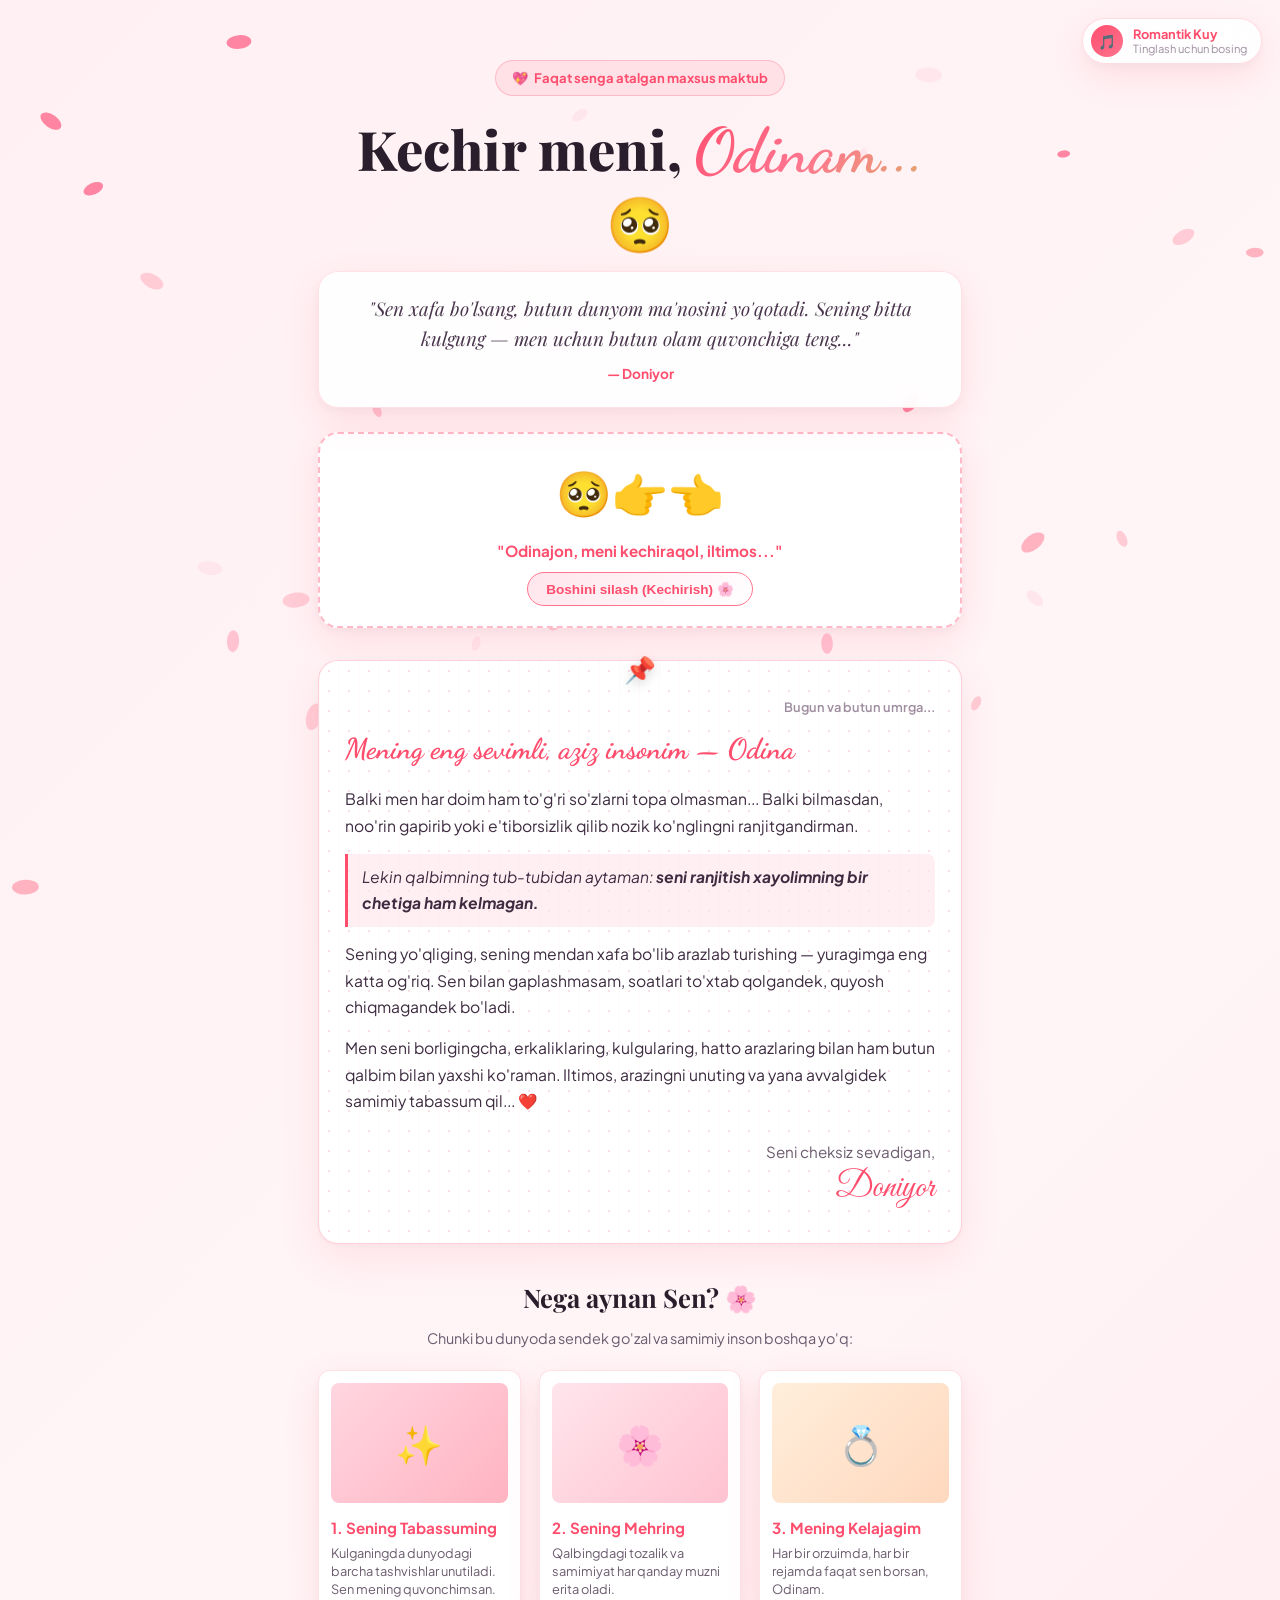
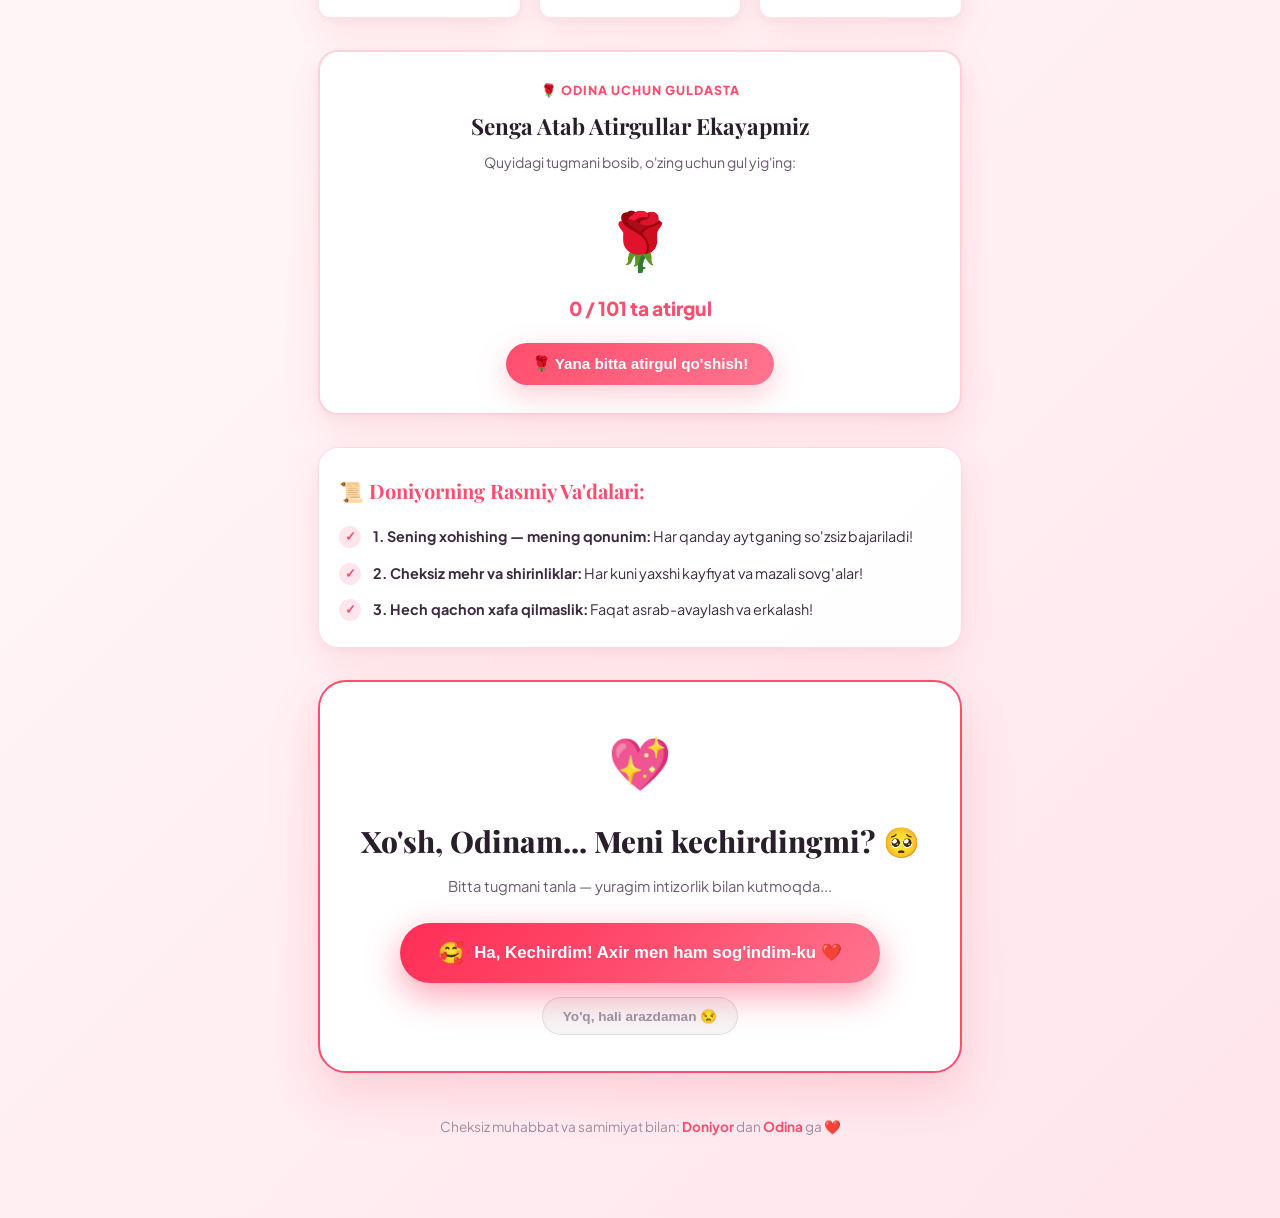
<file: doniyor-odina/index.html>
<!DOCTYPE html>
<html lang="uz">
<head>
  <meta charset="UTF-8" />
  <meta name="viewport" content="width=device-width, initial-scale=1.0, maximum-scale=1.0, user-scalable=no" />
  <title>Odina, Kechir meni... ❤️ | Doniyor</title>
  <meta name="description" content="Odina uchun Doniyorning yurakdan chiqqan eng samimiy sevgisi va kechirim maktubi" />
  <meta name="theme-color" content="#fff0f3" />
  
  <!-- Google Fonts: Handwritten & Modern Aesthetic -->
  <link rel="preconnect" href="https://fonts.googleapis.com">
  <link rel="preconnect" href="https://fonts.gstatic.com" crossorigin>
  <link href="https://fonts.googleapis.com/css2?family=Dancing+Script:wght@600;700&family=Great+Vibes&family=Plus+Jakarta+Sans:wght@300;400;500;600;700;800&family=Playfair+Display:ital,wght@0,600;0,700;1,600&display=swap" rel="stylesheet">
  
  <link rel="stylesheet" href="style.css?v=6.0" />
</head>
<body>

  <!-- Floating Falling Sakura & Rose Petals Canvas -->
  <canvas id="petalsCanvas"></canvas>

  <!-- Ambient Music Floating Controller -->
  <div class="music-pill" id="musicPill">
    <div class="music-disc" id="musicDisc">🎵</div>
    <div class="music-info">
      <span class="music-name">Romantik Kuy</span>
      <span class="music-status" id="musicStatus">Tinglash uchun bosing</span>
    </div>
  </div>

  <!-- Main Container -->
  <div class="page-wrapper">

    <!-- HERO: Soft Warm Aesthetic Greeting -->
    <header class="hero-section">
      <div class="cute-badge">
        <span class="heart-pulse">💖</span> Faqat senga atalgan maxsus maktub
      </div>

      <h1 class="hero-main-title">
        Kechir meni, <span class="highlight-name">Odinam...</span> 🥺
      </h1>

      <div class="hero-quote-card">
        <p class="quote-text">
          "Sen xafa bo'lsang, butun dunyom ma'nosini yo'qotadi. Sening bitta kulgung — men uchun butun olam quvonchiga teng..."
        </p>
        <span class="quote-author">— Doniyor</span>
      </div>

      <!-- Cute Animated Character / Apology Sticker -->
      <div class="cute-mascot-box">
        <div class="mascot-emoji" id="mascotEmoji">🥺👉👈</div>
        <p class="mascot-text" id="mascotSpeech">"Odinajon, meni kechiraqol, iltimos..."</p>
        <button class="mascot-pat-btn" id="mascotPatBtn">Boshini silash (Kechirish) 🌸</button>
      </div>
    </header>

    <!-- SECTION 1: Handwritten Heartfelt Letter -->
    <section class="letter-section">
      <div class="letter-paper">
        <div class="paper-pin">📌</div>
        <div class="letter-date">Bugun va butun umrga...</div>
        <h2 class="letter-heading">Mening eng sevimli, aziz insonim — Odina</h2>
        
        <div class="letter-body">
          <p>
            Balki men har doim ham to'g'ri so'zlarni topa olmasman... Balki bilmasdan, noo'rin gapirib yoki e'tiborsizlik qilib nozik ko'nglingni ranjitgandirman.
          </p>
          <p class="highlight-para">
            Lekin qalbimning tub-tubidan aytaman: <strong>seni ranjitish xayolimning bir chetiga ham kelmagan.</strong>
          </p>
          <p>
            Sening yo'qliging, sening mendan xafa bo'lib arazlab turishing — yuragimga eng katta og'riq. Sen bilan gaplashmasam, soatlari to'xtab qolgandek, quyosh chiqmagandek bo'ladi.
          </p>
          <p>
            Men seni borligingcha, erkaliklaring, kulgularing, hatto arazlaring bilan ham butun qalbim bilan yaxshi ko'raman. Iltimos, arazingni unuting va yana avvalgidek samimiy tabassum qil... ❤️
          </p>
        </div>

        <div class="letter-signature">
          <span>Seni cheksiz sevadigan,</span>
          <strong class="sig-name">Doniyor</strong>
        </div>
      </div>
    </section>

    <!-- SECTION 2: 3 Aesthetic Polaroid Memory Cards -->
    <section class="polaroids-section">
      <h3 class="section-subtitle">Nega aynan Sen? 🌸</h3>
      <p class="section-desc">Chunki bu dunyoda sendek go'zal va samimiy inson boshqa yo'q:</p>

      <div class="polaroid-grid">
        <!-- Polaroid 1 -->
        <div class="polaroid-card">
          <div class="polaroid-img-box bg-rose">
            <span class="polaroid-emoji">✨</span>
          </div>
          <div class="polaroid-caption">
            <h4>1. Sening Tabassuming</h4>
            <p>Kulganingda dunyodagi barcha tashvishlar unutiladi. Sen mening quvonchimsan.</p>
          </div>
        </div>

        <!-- Polaroid 2 -->
        <div class="polaroid-card">
          <div class="polaroid-img-box bg-peach">
            <span class="polaroid-emoji">🌸</span>
          </div>
          <div class="polaroid-caption">
            <h4>2. Sening Mehring</h4>
            <p>Qalbingdagi tozalik va samimiyat har qanday muzni erita oladi.</p>
          </div>
        </div>

        <!-- Polaroid 3 -->
        <div class="polaroid-card">
          <div class="polaroid-img-box bg-gold">
            <span class="polaroid-emoji">💍</span>
          </div>
          <div class="polaroid-caption">
            <h4>3. Mening Kelajagim</h4>
            <p>Har bir orzuimda, har bir rejamda faqat sen borsan, Odinam.</p>
          </div>
        </div>
      </div>
    </section>

    <!-- SECTION 3: Interactive Love Bloom / 101 Roses for Odina -->
    <section class="bouquet-section">
      <div class="bouquet-box">
        <span class="bouquet-tag">🌹 Odina Uchun Guldasta</span>
        <h3>Senga Atab Atirgullar Ekayapmiz</h3>
        <p>Quyidagi tugmani bosib, o'zing uchun gul yig'ing:</p>
        
        <div class="roses-counter-box">
          <div class="rose-flower-display" id="roseFlowerDisplay">🌹</div>
          <div class="rose-count-text"><span id="roseCountNum">0</span> / 101 ta atirgul</div>
        </div>

        <button class="btn-add-rose" id="btnAddRose">
          🌹 Yana bitta atirgul qo'shish!
        </button>
      </div>
    </section>

    <!-- SECTION 4: Doniyor's 3 Holy Promises (Va'dalar) -->
    <section class="promises-section">
      <div class="promises-card">
        <h3 class="promises-title">📜 Doniyorning Rasmiy Va'dalari:</h3>
        <ul class="promises-list">
          <li>
            <span class="check-icon">✓</span>
            <div><strong>1. Sening xohishing — mening qonunim:</strong> Har qanday aytganing so'zsiz bajariladi!</div>
          </li>
          <li>
            <span class="check-icon">✓</span>
            <div><strong>2. Cheksiz mehr va shirinliklar:</strong> Har kuni yaxshi kayfiyat va mazali sovg'alar!</div>
          </li>
          <li>
            <span class="check-icon">✓</span>
            <div><strong>3. Hech qachon xafa qilmaslik:</strong> Faqat asrab-avaylash va erkalash!</div>
          </li>
        </ul>
      </div>
    </section>

    <!-- SECTION 5: The Ultimate Decision Arena -->
    <section class="decision-section" id="decisionArea">
      <div class="decision-card">
        <div class="decision-heart">💖</div>
        <h2 class="decision-title">Xo'sh, Odinam... Meni kechirdingmi? 🥺</h2>
        <p class="decision-desc">Bitta tugmani tanla — yuragim intizorlik bilan kutmoqda...</p>

        <div class="buttons-wrap">
          <!-- The BIG Forgive Button -->
          <button class="btn-forgive-huge" id="btnForgive">
            <span class="btn-icon">🥰</span>
            <span>Ha, Kechirdim! Axir men ham sog'indim-ku ❤️</span>
          </button>

          <!-- The Dodging Decline Button -->
          <button class="btn-decline-tiny" id="btnDecline">
            Yo'q, hali arazdaman 😒
          </button>
        </div>

        <!-- Floating funny bubble for decline -->
        <div class="dodge-msg" id="dodgeMsg">Qochib ketdim! 😜</div>
      </div>
    </section>

    <!-- Footer -->
    <footer class="site-footer">
      <p>Cheksiz muhabbat va samimiyat bilan: <strong>Doniyor</strong> dan <strong>Odina</strong> ga ❤️</p>
    </footer>

  </div>

  <!-- CELEBRATION MODAL (WHEN FORGIVEN) -->
  <div class="modal-overlay" id="modalOverlay">
    <div class="modal-window">
      <div class="modal-badge-top">🎉 BAXTLI ONLAR 🎉</div>
      
      <div class="modal-emoji-burst">🥰❤️🌸✨💍</div>
      
      <h2 class="modal-h2">Rahmat senga, Hayotim! 💖</h2>
      <p class="modal-p">
        Meni kechirganing va tabassumingni qaytarganing uchun ming rahmat! <br>
        Endi hech qachon arazlashmaymiz, va'da beraman! 🥰
      </p>

      <!-- Instagram Direct CTA Button -->
      <div class="insta-box">
        <p class="insta-label">Bu quvonchli xabarni Instagramda Doniyorga yuboring:</p>
        <button class="btn-send-insta" id="btnSendInsta">
          <svg class="insta-svg" viewBox="0 0 24 24" fill="currentColor">
            <path d="M12 2.163c3.204 0 3.584.012 4.85.07 3.252.148 4.771 1.691 4.919 4.919.058 1.265.069 1.645.069 4.849 0 3.205-.012 3.584-.069 4.849-.149 3.225-1.664 4.771-4.919 4.919-1.266.058-1.644.07-4.85.07-3.204 0-3.584-.012-4.849-.07-3.26-.149-4.771-1.699-4.919-4.92-.058-1.265-.07-1.644-.07-4.849 0-3.204.013-3.583.07-4.849.149-3.227 1.664-4.771 4.919-4.919 1.266-.057 1.645-.069 4.849-.069zm0-2.163c-3.259 0-3.667.014-4.947.072-4.358.2-6.78 2.618-6.98 6.98-.059 1.281-.073 1.689-.073 4.948 0 3.259.014 3.668.072 4.948.2 4.358 2.618 6.78 6.98 6.98 1.281.058 1.689.072 4.948.072 3.259 0 3.668-.014 4.948-.072 4.354-.2 6.782-2.618 6.979-6.98.059-1.28.073-1.689.073-4.948 0-3.259-.014-3.667-.072-4.947-.196-4.354-2.617-6.78-6.979-6.98-1.281-.059-1.69-.073-4.949-.073zm0 5.838c-3.403 0-6.162 2.759-6.162 6.162s2.759 6.163 6.162 6.163 6.162-2.759 6.162-6.163c0-3.403-2.759-6.162-6.162-6.162zm0 10.162c-2.209 0-4-1.79-4-4 0-2.209 1.791-4 4-4s4 1.791 4 4c0 2.21-1.791 4-4 4zm6.406-11.845c-.796 0-1.441.645-1.441 1.44s.645 1.44 1.441 1.44c.795 0 1.439-.645 1.439-1.44s-.644-1.44-1.439-1.44z"/>
          </svg>
          <span>Instagram orqali xabar yuborish 💌</span>
        </button>
      </div>

      <button class="btn-close-pop" id="btnClosePop">Maktubni yana o'qish ✨</button>
    </div>
  </div>

  <!-- Toast Notification -->
  <div class="toast-box" id="toastBox"></div>

  <script src="script.js?v=6.0"></script>
</body>
</html>
</file>
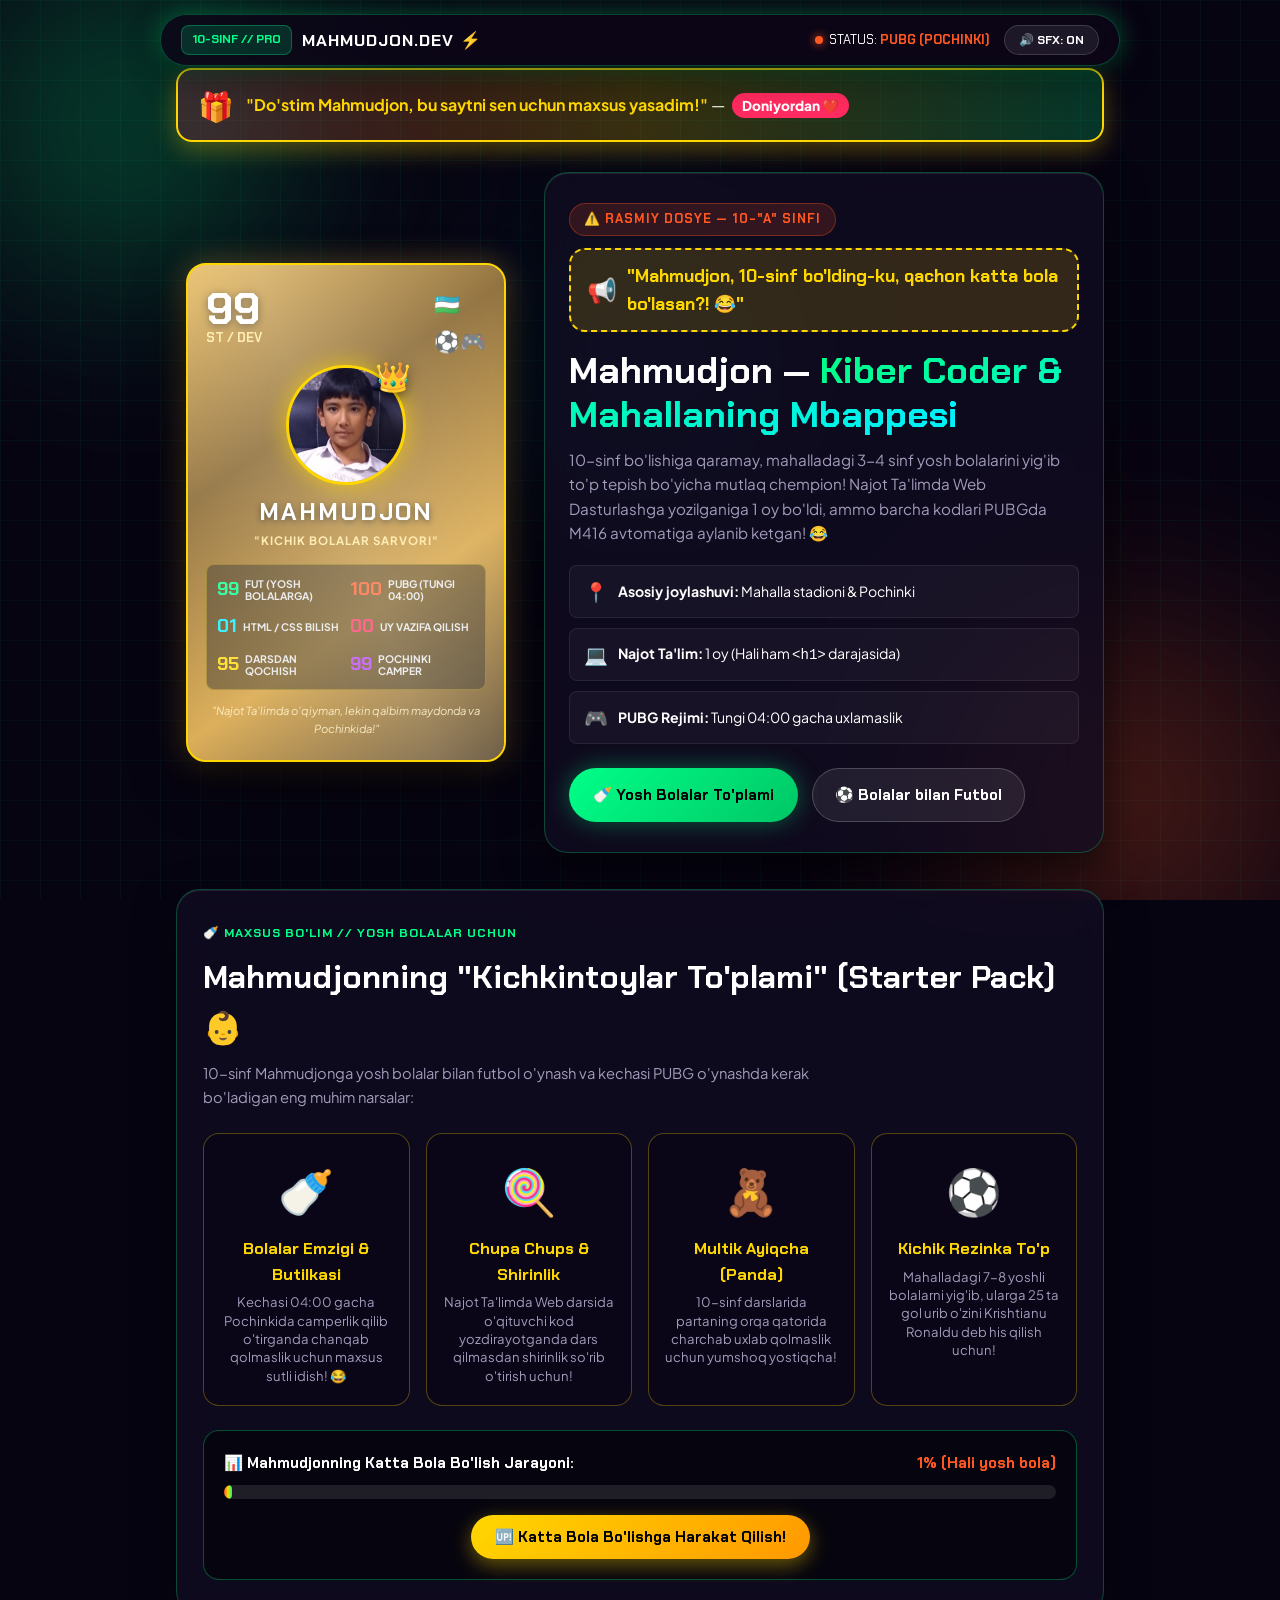
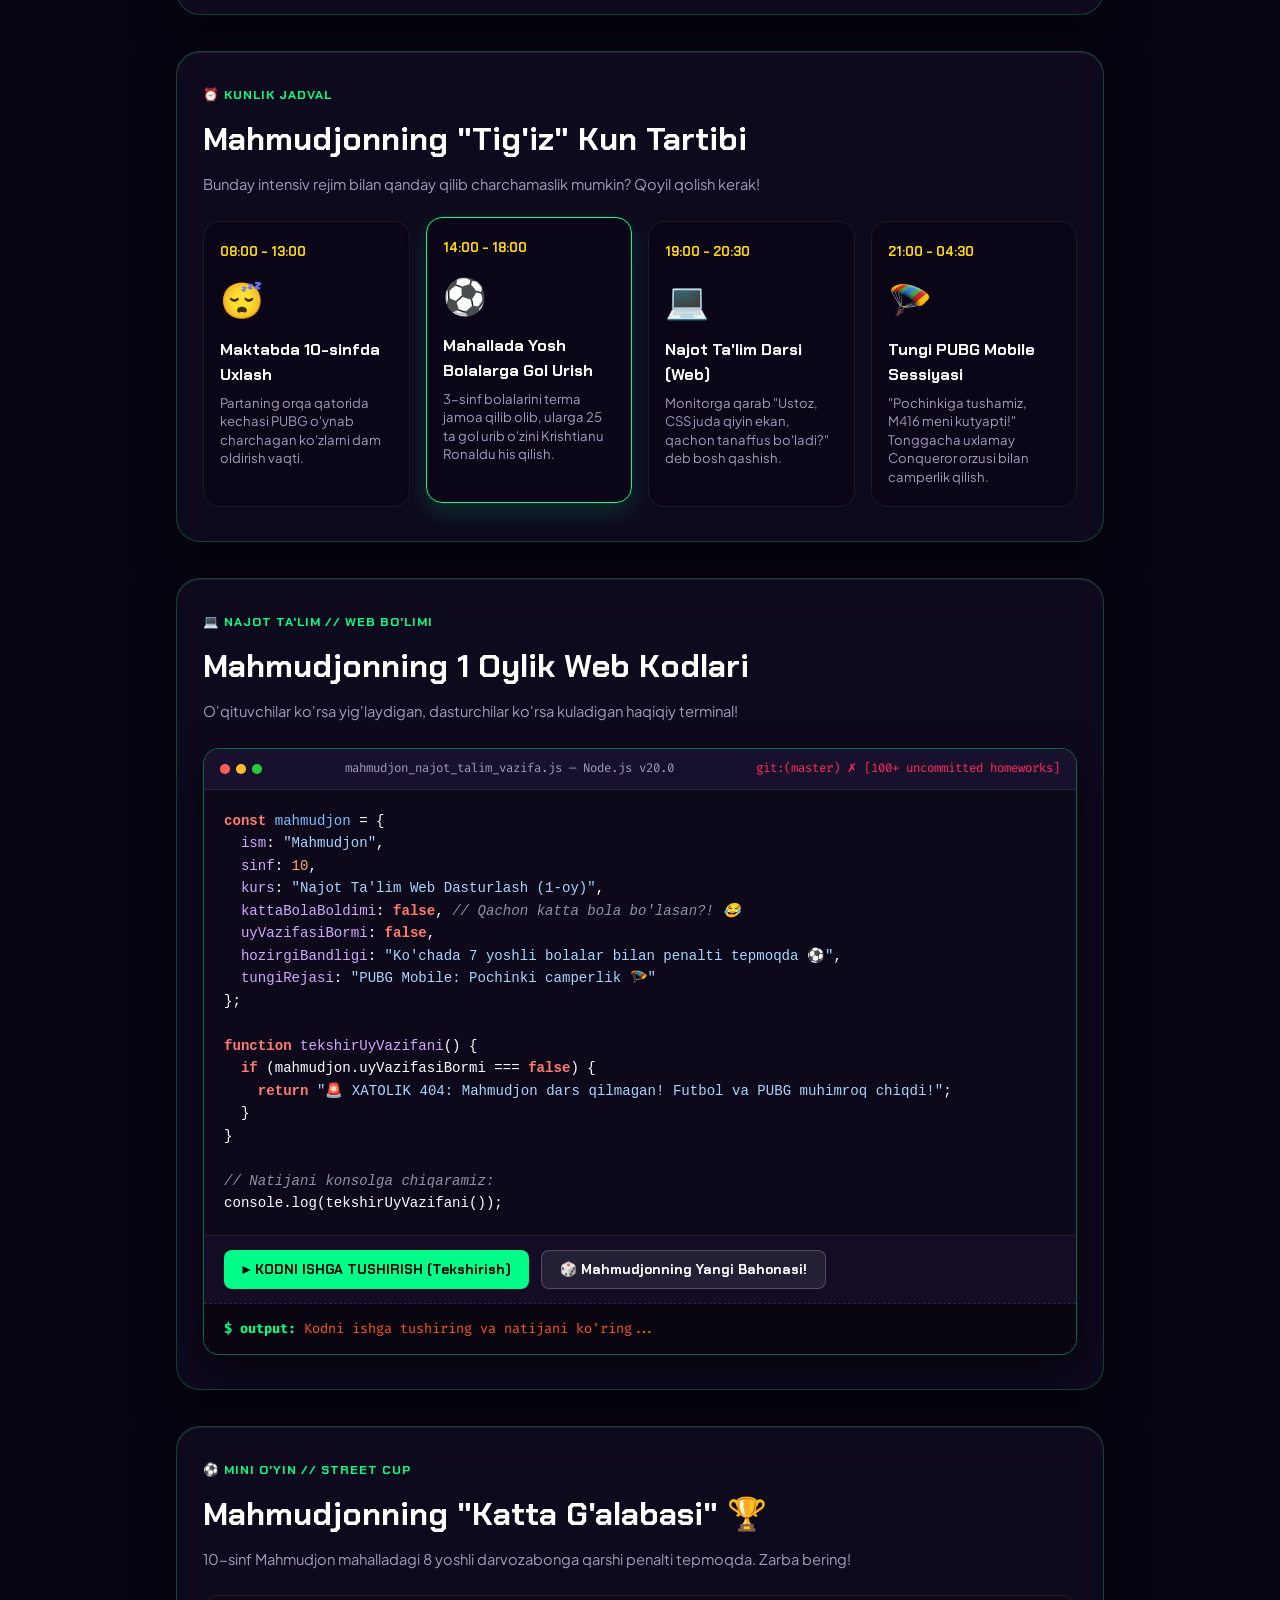
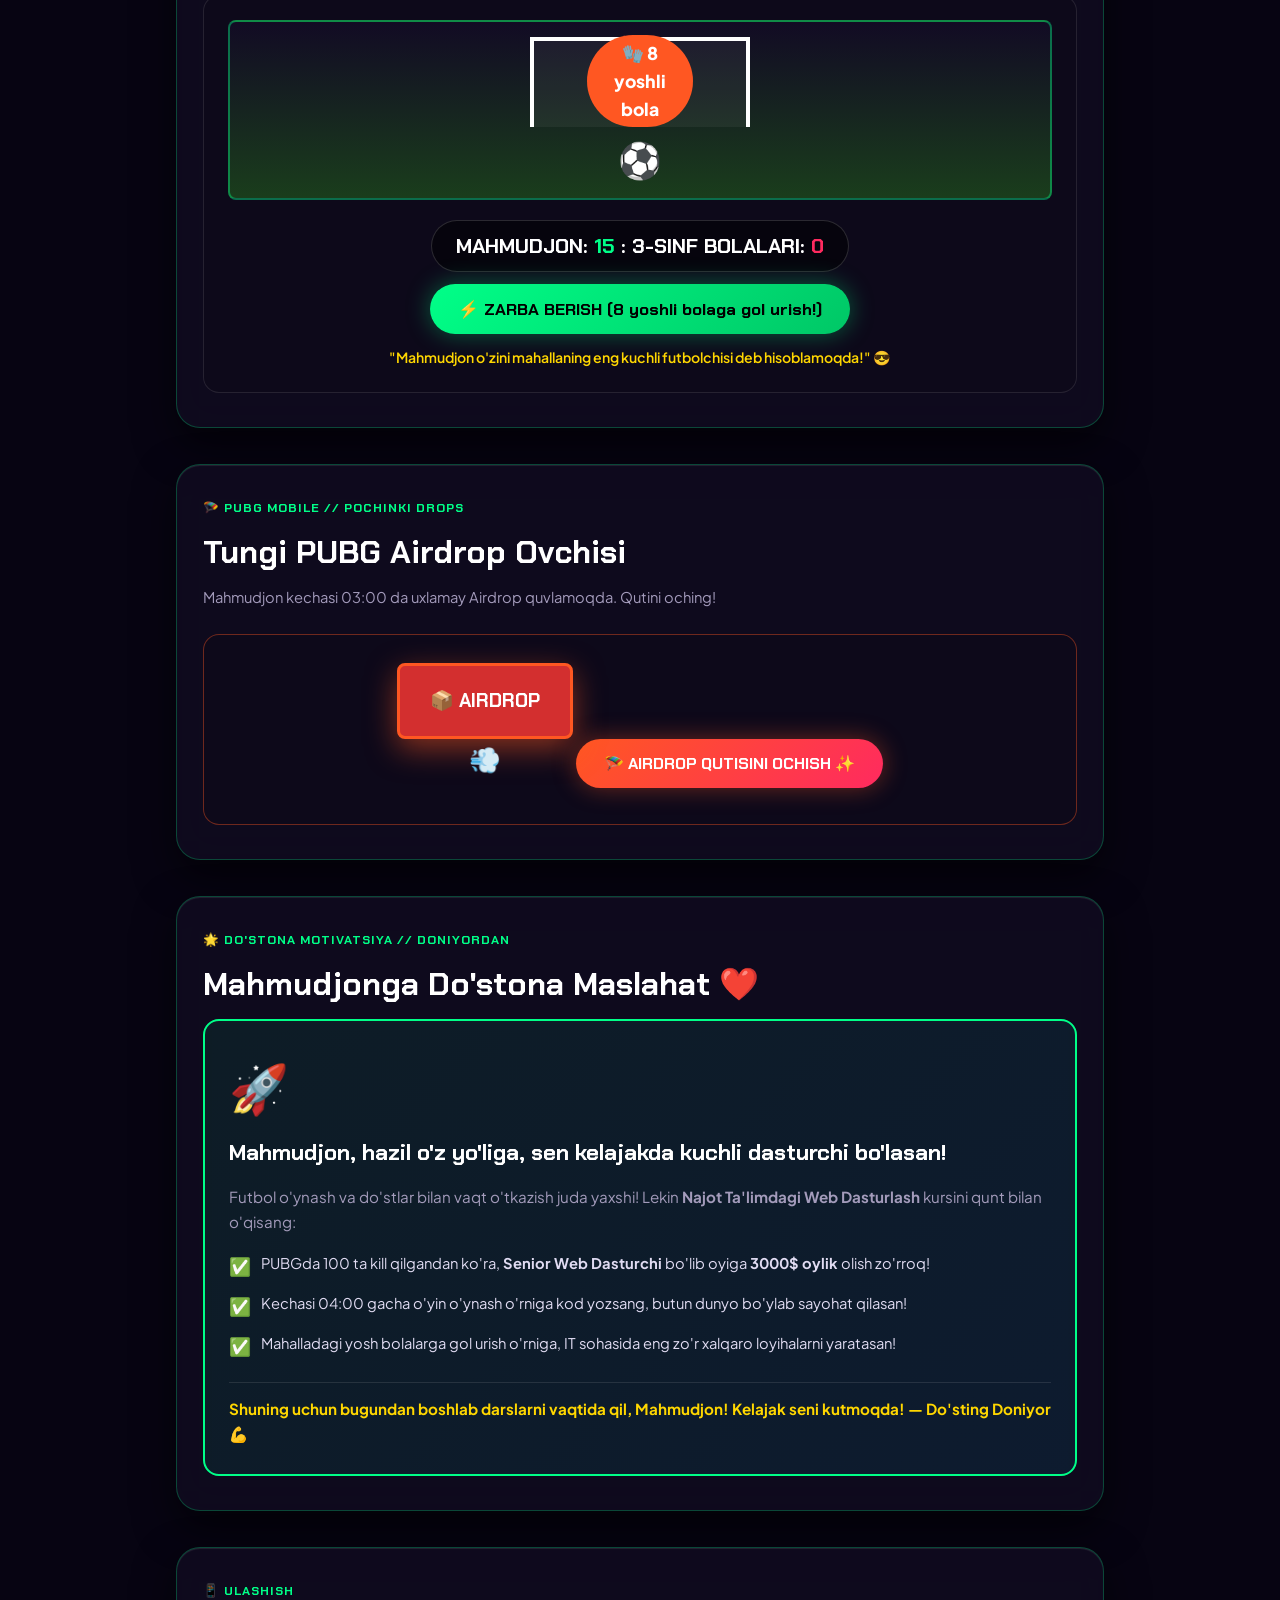
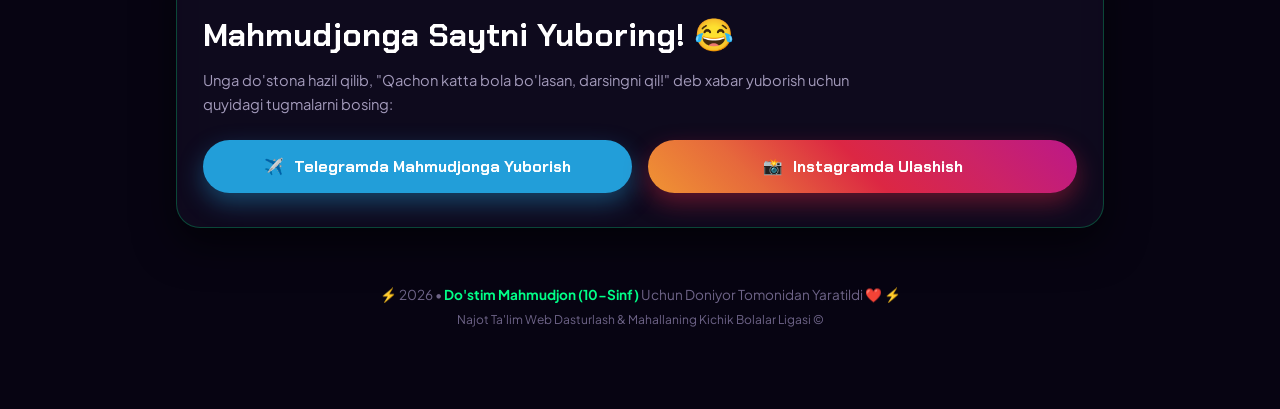
<file: mahmudjon/index.html>
<!DOCTYPE html>
<html lang="uz">
<head>
  <meta charset="UTF-8" />
  <meta name="viewport" content="width=device-width, initial-scale=1.0, maximum-scale=1.0, user-scalable=no" />
  <title>MAHMUDJON PRO — 10-Sinf | PUBG Master & Najot Ta'lim Legend</title>
  <meta name="description" content="Mahmudjon: 10-sinf yetakchisi, yosh bolalar murabbiyi, PUBG kiber-sportchisi va Najot Ta'lim Web dasturchisi!" />
  <meta name="theme-color" content="#0a0518" />

  <!-- Fonts -->
  <link rel="preconnect" href="https://fonts.googleapis.com">
  <link rel="preconnect" href="https://fonts.gstatic.com" crossorigin>
  <link href="https://fonts.googleapis.com/css2?family=Chakra+Petch:ital,wght@0,400;0,600;0,700;0,800;1,700&family=Plus+Jakarta+Sans:wght@400;600;700;800;900&family=Fira+Code:wght@400;600;700&family=Caveat:wght@700&display=swap" rel="stylesheet">

  <link rel="stylesheet" href="style.css?v=2.0" />
</head>
<body>

  <!-- Dynamic Cyber Grid & Falling Airdrops / Code Particles -->
  <div class="cyber-bg">
    <div class="grid-lines"></div>
    <div class="glow-orb orb-green"></div>
    <div class="glow-orb orb-orange"></div>
    <div class="glow-orb orb-cyan"></div>
  </div>
  <canvas id="cyberCanvas"></canvas>

  <!-- Top Cyber HUD / Status Bar -->
  <header class="cyber-nav">
    <div class="hud-brand">
      <span class="hud-tag">10-SINF // PRO</span>
      <span class="hud-title">MAHMUDJON.DEV ⚡</span>
    </div>

    <div class="hud-status">
      <div class="status-indicator">
        <span class="blink-dot"></span>
        <span class="status-txt">STATUS: <strong class="text-orange">PUBG (POCHINKI)</strong></span>
      </div>
      <button class="sound-toggle-btn" id="soundToggleBtn" title="Ovozni yoqish/o'chirish">
        🔊 SFX: ON
      </button>
    </div>
  </header>

  <!-- DEDICATED BANNER FROM DONIYOR -->
  <div class="doniyor-banner">
    <div class="banner-inner">
      <span class="banner-icon">🎁</span>
      <p class="banner-text">
        <strong>"Do'stim Mahmudjon, bu saytni sen uchun maxsus yasadim!"</strong> — <span class="author-tag">Doniyordan ❤️</span>
      </p>
    </div>
  </div>

  <!-- Main Container -->
  <main class="page-container">

    <!-- HERO PROFILE: Cyberpunk FIFA FUT Card & Overview -->
    <section class="hero-section">
      <div class="profile-layout">
        
        <!-- 3D Holographic Player Card with Real Photo -->
        <div class="fut-card-wrapper">
          <div class="fut-card" id="futCard">
            <div class="fut-card-glow"></div>
            
            <!-- Card Header -->
            <div class="fut-header">
              <div class="fut-rating">
                <span class="rating-num">99</span>
                <span class="rating-pos">ST / DEV</span>
              </div>
              <div class="fut-flags">
                <span class="flag-icon">🇺🇿</span>
                <span class="club-icon">⚽🎮</span>
              </div>
            </div>

            <!-- Real Avatar Photo & Nickname -->
            <div class="fut-avatar">
              <div class="photo-frame">
                <img src="mahmudjon.png" alt="Mahmudjon" class="player-photo" />
                <div class="crown-badge">👑</div>
              </div>
              <div class="player-name">MAHMUDJON</div>
              <div class="player-sub">"KICHIK BOLALAR SARVORI"</div>
            </div>

            <!-- Detailed Stats Grid -->
            <div class="fut-stats-grid">
              <div class="stat-box">
                <span class="s-val text-green">99</span>
                <span class="s-lbl">FUT (YOSH BOLALARGA)</span>
              </div>
              <div class="stat-box">
                <span class="s-val text-orange">100</span>
                <span class="s-lbl">PUBG (TUNGI 04:00)</span>
              </div>
              <div class="stat-box">
                <span class="s-val text-cyan">01</span>
                <span class="s-lbl">HTML / CSS BILISH</span>
              </div>
              <div class="stat-box">
                <span class="s-val text-red">00</span>
                <span class="s-lbl">UY VAZIFA QILISH</span>
              </div>
              <div class="stat-box">
                <span class="s-val text-gold">95</span>
                <span class="s-lbl">DARSDAN QOCHISH</span>
              </div>
              <div class="stat-box">
                <span class="s-val text-purple">99</span>
                <span class="s-lbl">POCHINKI CAMPER</span>
              </div>
            </div>

            <div class="card-footer-quote">
              "Najot Ta'limda o'qiyman, lekin qalbim maydonda va Pochinkida!"
            </div>
          </div>
        </div>

        <!-- Quick Bio / Hero Text -->
        <div class="hero-bio-card">
          <div class="badge-vip">⚠️ RASMIY DOSYE — 10-"A" SINFI</div>
          
          <div class="question-callout">
            <span class="callout-icon">📢</span>
            <span class="callout-text">"Mahmudjon, 10-sinf bo'lding-ku, qachon katta bola bo'lasan?! 😂"</span>
          </div>

          <h1 class="bio-title">
            Mahmudjon — <span class="neon-text">Kiber Coder & Mahallaning Mbappesi</span>
          </h1>
          <p class="bio-desc">
            10-sinf bo'lishiga qaramay, mahalladagi 3-4 sinf yosh bolalarini yig'ib to'p tepish bo'yicha mutlaq chempion! 
            Najot Ta'limda Web Dasturlashga yozilganiga 1 oy bo'ldi, ammo barcha kodlari PUBGda M416 avtomatiga aylanib ketgan! 😂
          </p>

          <div class="bio-highlights">
            <div class="highlight-pill">
              <span class="pill-icon">📍</span>
              <span><strong>Asosiy joylashuvi:</strong> Mahalla stadioni & Pochinki</span>
            </div>
            <div class="highlight-pill">
              <span class="pill-icon">💻</span>
              <span><strong>Najot Ta'lim:</strong> 1 oy (Hali ham <code>&lt;h1&gt;</code> darajasida)</span>
            </div>
            <div class="highlight-pill">
              <span class="pill-icon">🎮</span>
              <span><strong>PUBG Rejimi:</strong> Tungi 04:00 gacha uxlamaslik</span>
            </div>
          </div>

          <div class="hero-actions">
            <a href="#kidsPack" class="btn-cyber-primary">🍼 Yosh Bolalar To'plami</a>
            <a href="#penaltyGame" class="btn-cyber-secondary">⚽ Bolalar bilan Futbol</a>
          </div>
        </div>

      </div>
    </section>

    <!-- SECTION 2: YOSH BOLALAR UCHUN STARTER PACK (NEW!) -->
    <section class="cyber-section" id="kidsPack">
      <div class="sec-badge">🍼 MAXSUS BO'LIM // YOSH BOLALAR UCHUN</div>
      <h2 class="sec-title">Mahmudjonning "Kichkintoylar To'plami" (Starter Pack) 👶</h2>
      <p class="sec-desc">10-sinf Mahmudjonga yosh bolalar bilan futbol o'ynash va kechasi PUBG o'ynashda kerak bo'ladigan eng muhim narsalar:</p>

      <div class="kids-pack-grid">
        <!-- Item 1 -->
        <div class="kid-item-card">
          <div class="kid-icon">🍼</div>
          <h4 class="kid-title">Bolalar Emzigi & Butilkasi</h4>
          <p class="kid-desc">Kechasi 04:00 gacha Pochinkida camperlik qilib o'tirganda chanqab qolmaslik uchun maxsus sutli idish! 😂</p>
        </div>

        <!-- Item 2 -->
        <div class="kid-item-card">
          <div class="kid-icon">🍭</div>
          <h4 class="kid-title">Chupa Chups & Shirinlik</h4>
          <p class="kid-desc">Najot Ta'limda Web darsida o'qituvchi kod yozdirayotganda dars qilmasdan shirinlik so'rib o'tirish uchun!</p>
        </div>

        <!-- Item 3 -->
        <div class="kid-item-card">
          <div class="kid-icon">🧸</div>
          <h4 class="kid-title">Multik Ayiqcha (Panda)</h4>
          <p class="kid-desc">10-sinf darslarida partaning orqa qatorida charchab uxlab qolmaslik uchun yumshoq yostiqcha!</p>
        </div>

        <!-- Item 4 -->
        <div class="kid-item-card">
          <div class="kid-icon">⚽</div>
          <h4 class="kid-title">Kichik Rezinka To'p</h4>
          <p class="kid-desc">Mahalladagi 7-8 yoshli bolalarni yig'ib, ularga 25 ta gol urib o'zini Krishtianu Ronaldu deb his qilish uchun!</p>
        </div>
      </div>

      <!-- Interactive Big Boy Meter -->
      <div class="big-boy-meter-box">
        <div class="meter-header">
          <span class="m-label">📊 Mahmudjonning Katta Bola Bo'lish Jarayoni:</span>
          <span class="m-val" id="meterVal">1% (Hali yosh bola)</span>
        </div>
        <div class="meter-bar-track">
          <div class="meter-bar-fill" id="meterFill"></div>
        </div>
        <button class="btn-level-up" id="btnLevelUp">
          🆙 Katta Bola Bo'lishga Harakat Qilish!
        </button>
      </div>
    </section>

    <!-- SECTION 3: Mahmudjon's 24-Hour Routine (Kun Tartibi) -->
    <section class="cyber-section">
      <div class="sec-badge">⏰ KUNLIK JADVAL</div>
      <h2 class="sec-title">Mahmudjonning "Tig'iz" Kun Tartibi</h2>
      <p class="sec-desc">Bunday intensiv rejim bilan qanday qilib charchamaslik mumkin? Qoyil qolish kerak!</p>

      <div class="timeline-grid">
        <!-- 08:00 -->
        <div class="timeline-card">
          <div class="t-time">08:00 - 13:00</div>
          <div class="t-emoji">😴</div>
          <h4 class="t-name">Maktabda 10-sinfda Uxlash</h4>
          <p class="t-info">Partaning orqa qatorida kechasi PUBG o'ynab charchagan ko'zlarni dam oldirish vaqti.</p>
        </div>

        <!-- 14:00 -->
        <div class="timeline-card active-card">
          <div class="t-time">14:00 - 18:00</div>
          <div class="t-emoji">⚽</div>
          <h4 class="t-name">Mahallada Yosh Bolalarga Gol Urish</h4>
          <p class="t-info">3-sinf bolalarini terma jamoa qilib olib, ularga 25 ta gol urib o'zini Krishtianu Ronaldu his qilish.</p>
        </div>

        <!-- 19:00 -->
        <div class="timeline-card">
          <div class="t-time">19:00 - 20:30</div>
          <div class="t-emoji">💻</div>
          <h4 class="t-name">Najot Ta'lim Darsi (Web)</h4>
          <p class="t-info">Monitorga qarab "Ustoz, CSS juda qiyin ekan, qachon tanaffus bo'ladi?" deb bosh qashish.</p>
        </div>

        <!-- 21:00 -->
        <div class="timeline-card">
          <div class="t-time">21:00 - 04:30</div>
          <div class="t-emoji">🪂</div>
          <h4 class="t-name">Tungi PUBG Mobile Sessiyasi</h4>
          <p class="t-info">"Pochinkiga tushamiz, M416 meni kutyapti!" Tonggacha uxlamay Conqueror orzusi bilan camperlik qilish.</p>
        </div>
      </div>
    </section>

    <!-- SECTION 4: NAJOT TA'LIM CODE TERMINAL SIMULATOR -->
    <section class="cyber-section" id="codeTerminal">
      <div class="sec-badge">💻 NAJOT TA'LIM // WEB BO'LIMI</div>
      <h2 class="sec-title">Mahmudjonning 1 Oylik Web Kodlari</h2>
      <p class="sec-desc">O'qituvchilar ko'rsa yig'laydigan, dasturchilar ko'rsa kuladigan haqiqiy terminal!</p>

      <div class="terminal-box">
        <div class="terminal-header">
          <div class="term-dots">
            <span class="dot dot-red"></span>
            <span class="dot dot-yellow"></span>
            <span class="dot dot-green"></span>
          </div>
          <div class="term-title">mahmudjon_najot_talim_vazifa.js — Node.js v20.0</div>
          <div class="term-git">git:(master) ✗ [100+ uncommitted homeworks]</div>
        </div>

        <div class="terminal-body">
          <pre><code><span class="c-keyword">const</span> <span class="c-var">mahmudjon</span> = {
  <span class="c-prop">ism</span>: <span class="c-str">"Mahmudjon"</span>,
  <span class="c-prop">sinf</span>: <span class="c-num">10</span>,
  <span class="c-prop">kurs</span>: <span class="c-str">"Najot Ta'lim Web Dasturlash (1-oy)"</span>,
  <span class="c-prop">kattaBolaBoldimi</span>: <span class="c-bool">false</span>, <span class="c-comment">// Qachon katta bola bo'lasan?! 😂</span>
  <span class="c-prop">uyVazifasiBormi</span>: <span class="c-bool">false</span>,
  <span class="c-prop">hozirgiBandligi</span>: <span class="c-str">"Ko'chada 7 yoshli bolalar bilan penalti tepmoqda ⚽"</span>,
  <span class="c-prop">tungiRejasi</span>: <span class="c-str">"PUBG Mobile: Pochinki camperlik 🪂"</span>
};

<span class="c-keyword">function</span> <span class="c-func">tekshirUyVazifani</span>() {
  <span class="c-keyword">if</span> (mahmudjon.uyVazifasiBormi === <span class="c-bool">false</span>) {
    <span class="c-keyword">return</span> <span class="c-str">"🚨 XATOLIK 404: Mahmudjon dars qilmagan! Futbol va PUBG muhimroq chiqdi!"</span>;
  }
}

<span class="c-comment">// Natijani konsolga chiqaramiz:</span>
console.log(tekshirUyVazifani());</code></pre>
        </div>

        <div class="terminal-actions">
          <button class="btn-term-run" id="btnRunCode">
            ▶️ KODNI ISHGA TUSHIRISH (Tekshirish)
          </button>
          <button class="btn-term-excuse" id="btnMakeExcuse">
            🎲 Mahmudjonning Yangi Bahonasi!
          </button>
        </div>

        <div class="term-output" id="termOutput">
          <span class="out-prompt">$ output:</span> <span id="outText">Kodni ishga tushiring va natijani ko'ring...</span>
        </div>
      </div>
    </section>

    <!-- SECTION 5: MINI GAME 1 — YOSH BOLALARGA GOL URISH -->
    <section class="cyber-section" id="penaltyGame">
      <div class="sec-badge">⚽ MINI O'YIN // STREET CUP</div>
      <h2 class="sec-title">Mahmudjonning "Katta G'alabasi" 🏆</h2>
      <p class="sec-desc">10-sinf Mahmudjon mahalladagi 8 yoshli darvozabonga qarshi penalti tepmoqda. Zarba bering!</p>

      <div class="game-arena">
        <div class="stadium-box">
          <div class="goal-posts">
            <div class="goalie-keeper" id="goalie">🧤 8 yoshli bola</div>
            <div class="soccer-ball" id="soccerBall">⚽</div>
          </div>
        </div>

        <div class="game-dashboard">
          <div class="score-pill">
            <span>MAHMUDJON: <strong class="text-green" id="playerScore">15</strong></span>
            <span> : </span>
            <span>3-SINF BOLALARI: <strong class="text-red">0</strong></span>
          </div>

          <button class="btn-shoot-ball" id="btnShootBall">
            ⚡ ZARBA BERISH (8 yoshli bolaga gol urish!)
          </button>

          <p class="game-cheer" id="gameCheer">"Mahmudjon o'zini mahallaning eng kuchli futbolchisi deb hisoblamoqda!" 😎</p>
        </div>
      </div>
    </section>

    <!-- SECTION 6: MINI GAME 2 — PUBG POCHINKI AIRDROP -->
    <section class="cyber-section">
      <div class="sec-badge">🪂 PUBG MOBILE // POCHINKI DROPS</div>
      <h2 class="sec-title">Tungi PUBG Airdrop Ovchisi</h2>
      <p class="sec-desc">Mahmudjon kechasi 03:00 da uxlamay Airdrop quvlamoqda. Qutini oching!</p>

      <div class="pubg-airdrop-box" id="airdropBox">
        <div class="airdrop-crate" id="airdropCrate">
          <div class="crate-top">📦 AIRDROP</div>
          <div class="crate-smoke">💨</div>
        </div>

        <div class="airdrop-loot" id="airdropLoot">
          <h4 class="loot-title">🎉 WINNER WINNER CHICKEN DINNER! 🍗</h4>
          <p class="loot-items">Topilgan narsalar: <strong>AWM + M416 (Gletcher) + 10 ta qilmagan Najot Ta'lim vazifasi!</strong> 😂</p>
        </div>

        <button class="btn-open-airdrop" id="btnOpenAirdrop">
          🪂 AIRDROP QUTISINI OCHISH ✨
        </button>
      </div>
    </section>

    <!-- SECTION 7: SINCERE MOTIVATION & ADVICE (DO'STONA MASLAHAT) -->
    <section class="cyber-section motivation-sec">
      <div class="sec-badge">🌟 DO'STONA MOTIVATSIYA // DONIYORDAN</div>
      <h2 class="sec-title">Mahmudjonga Do'stona Maslahat ❤️</h2>
      
      <div class="motivation-card">
        <div class="m-icon">🚀</div>
        <h3 class="m-title">Mahmudjon, hazil o'z yo'liga, sen kelajakda kuchli dasturchi bo'lasan!</h3>
        <p class="m-text">
          Futbol o'ynash va do'stlar bilan vaqt o'tkazish juda yaxshi! Lekin <strong>Najot Ta'limdagi Web Dasturlash</strong> kursini qunt bilan o'qisang:
        </p>

        <div class="m-perks">
          <div class="perk-item">
            <span class="p-check">✅</span>
            <span>PUBGda 100 ta kill qilgandan ko'ra, <strong>Senior Web Dasturchi</strong> bo'lib oyiga <strong>3000$ oylik</strong> olish zo'rroq!</span>
          </div>
          <div class="perk-item">
            <span class="p-check">✅</span>
            <span>Kechasi 04:00 gacha o'yin o'ynash o'rniga kod yozsang, butun dunyo bo'ylab sayohat qilasan!</span>
          </div>
          <div class="perk-item">
            <span class="p-check">✅</span>
            <span>Mahalladagi yosh bolalarga gol urish o'rniga, IT sohasida eng zo'r xalqaro loyihalarni yaratasan!</span>
          </div>
        </div>

        <div class="m-footer">
          <strong>Shuning uchun bugundan boshlab darslarni vaqtida qil, Mahmudjon! Kelajak seni kutmoqda! — Do'sting Doniyor 💪</strong>
        </div>
      </div>
    </section>

    <!-- SECTION 8: TELEGRAM / INSTAGRAM SHARE -->
    <section class="cyber-section share-sec">
      <div class="sec-badge">📱 ULASHISH</div>
      <h2 class="sec-title">Mahmudjonga Saytni Yuboring! 😂</h2>
      <p class="sec-desc">Unga do'stona hazil qilib, "Qachon katta bola bo'lasan, darsingni qil!" deb xabar yuborish uchun quyidagi tugmalarni bosing:</p>

      <div class="share-buttons">
        <button class="btn-share-tg" id="btnShareTG">
          <span class="s-icon">✈️</span>
          <span>Telegramda Mahmudjonga Yuborish</span>
        </button>

        <button class="btn-share-insta" id="btnShareInsta">
          <span class="s-icon">📸</span>
          <span>Instagramda Ulashish</span>
        </button>
      </div>
    </section>

    <!-- Footer -->
    <footer class="cyber-footer">
      <p>⚡ 2026 • <strong>Do'stim Mahmudjon (10-Sinf)</strong> Uchun Doniyor Tomonidan Yaratildi ❤️ ⚡</p>
      <div class="f-sub">Najot Ta'lim Web Dasturlash & Mahallaning Kichik Bolalar Ligasi ©</div>
    </footer>

  </main>

  <!-- Sound/Toast HUD -->
  <div class="cyber-toast" id="cyberToast"></div>

  <script src="script.js?v=2.0"></script>
</body>
</html>
</file>
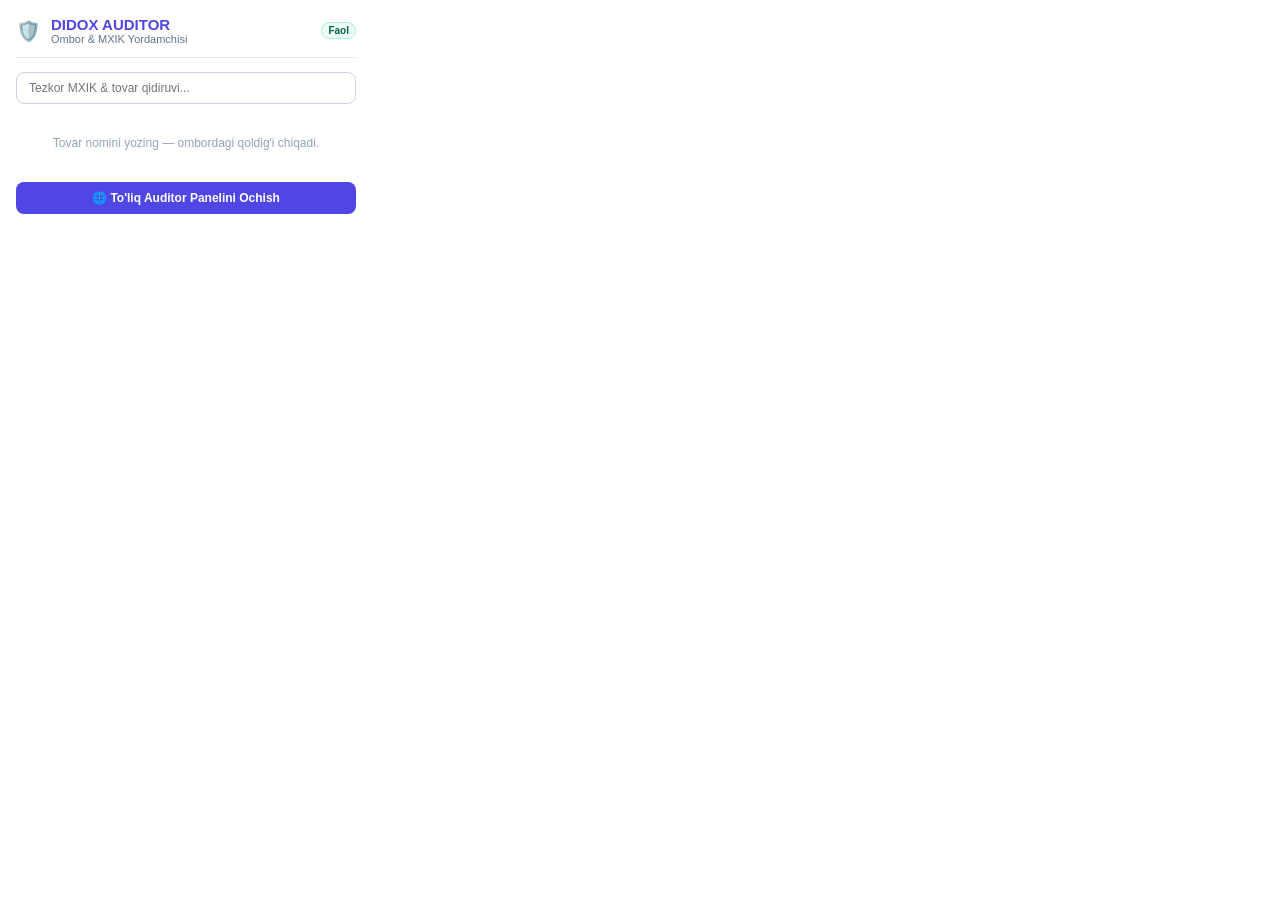
<file: didox-extension/popup.html>
<!DOCTYPE html>
<html lang="uz">
<head>
  <meta charset="UTF-8">
  <title>Didox Ombor Nazorati</title>
  <style>
    body {
      width: 340px;
      font-family: -apple-system, BlinkMacSystemFont, "Segoe UI", Roboto, sans-serif;
      margin: 0;
      padding: 16px;
      background: #ffffff;
      color: #1e293b;
    }
    .header {
      display: flex;
      align-items: center;
      gap: 10px;
      padding-bottom: 12px;
      border-bottom: 1px solid #e2e8f0;
      margin-bottom: 14px;
    }
    .brand-title {
      font-size: 15px;
      font-weight: 800;
      color: #4f46e5;
    }
    .status-badge {
      margin-left: auto;
      background: #ecfdf5;
      color: #065f46;
      border: 1px solid #a7f3d0;
      font-size: 10px;
      font-weight: 700;
      padding: 2px 6px;
      border-radius: 10px;
    }
    .search-box {
      margin-bottom: 12px;
    }
    .search-box input {
      width: 100%;
      box-sizing: border-box;
      padding: 8px 12px;
      font-size: 12px;
      border: 1px solid #cbd5e1;
      border-radius: 8px;
      outline: none;
    }
    .search-box input:focus {
      border-color: #4f46e5;
    }
    .results {
      max-height: 220px;
      overflow-y: auto;
      margin-bottom: 12px;
      font-size: 12px;
    }
    .res-item {
      padding: 8px;
      border-bottom: 1px solid #f1f5f9;
    }
    .res-item:hover {
      background: #f8fafc;
    }
    .btn-full {
      width: 100%;
      padding: 9px;
      background: #4f46e5;
      color: #ffffff;
      border: none;
      border-radius: 8px;
      font-weight: 700;
      font-size: 12px;
      cursor: pointer;
      text-align: center;
      text-decoration: none;
      display: block;
      box-sizing: border-box;
    }
    .btn-full:hover {
      background: #4338ca;
    }
  </style>
</head>
<body>
  <div class="header">
    <span style="font-size: 20px;">🛡️</span>
    <div>
      <div class="brand-title">DIDOX AUDITOR</div>
      <div style="font-size: 11px; color: #64748b;">Ombor &amp; MXIK Yordamchisi</div>
    </div>
    <span class="status-badge" id="syncStatus">Faol</span>
  </div>

  <div class="search-box">
    <input type="text" id="quickSearchInput" placeholder="Tezkor MXIK &amp; tovar qidiruvi..." />
  </div>

  <div class="results" id="quickSearchResults">
    <div style="text-align: center; color: #94a3b8; padding: 20px;">
      Tovar nomini yozing — ombordagi qoldig'i chiqadi.
    </div>
  </div>

  <a href="https://didox-auditor.vercel.app" target="_blank" class="btn-full">
    🌐 To'liq Auditor Panelini Ochish
  </a>

  <script src="popup.js"></script>
</body>
</html>
</file>
<file: doniyor-odina/style.css>
/* ==========================================================================
   ODINA & DONIYOR — WARM PASTEL & EMOTIONAL HEARTFELT AESTHETIC
   Designed to touch Odina's heart on first sight ❤️
   ========================================================================== */

:root {
  --bg-peach: #fff5f7;
  --bg-card: rgba(255, 255, 255, 0.88);
  --primary-pink: #ff4d6d;
  --primary-rose: #ff758f;
  --soft-pink: #ffe5ec;
  --blush-pink: #ffb3c1;
  --accent-gold: #e0a96d;
  --text-dark: #2b1e2c;
  --text-muted: #6b5b6e;
  --text-light: #9e8d9f;
  
  --font-main: 'Plus Jakarta Sans', -apple-system, BlinkMacSystemFont, 'Segoe UI', Roboto, sans-serif;
  --font-script: 'Dancing Script', cursive;
  --font-vibes: 'Great Vibes', cursive;
  --font-serif: 'Playfair Display', Georgia, serif;
  
  --radius-sm: 12px;
  --radius-md: 20px;
  --radius-lg: 28px;
  --radius-full: 9999px;
  
  --shadow-soft: 0 12px 36px rgba(255, 77, 109, 0.12), 0 4px 12px rgba(0, 0, 0, 0.04);
  --shadow-glow: 0 10px 30px rgba(255, 77, 109, 0.28);
}

*, *::before, *::after {
  margin: 0;
  padding: 0;
  box-sizing: border-box;
  -webkit-tap-highlight-color: transparent;
}

html {
  font-size: 16px;
  scroll-behavior: smooth;
}

body {
  font-family: var(--font-main);
  background: linear-gradient(135deg, #fff0f3 0%, #fff5f7 50%, #ffe5ec 100%);
  color: var(--text-dark);
  min-height: 100vh;
  overflow-x: hidden;
  position: relative;
  line-height: 1.7;
}

/* ==========================================================================
   FALLING SAKURA & ROSE PETALS CANVAS
   ========================================================================== */
#petalsCanvas {
  position: fixed;
  top: 0;
  left: 0;
  width: 100vw;
  height: 100vh;
  pointer-events: none;
  z-index: 1;
}

/* ==========================================================================
   AMBIENT MUSIC FLOATING PILL
   ========================================================================== */
.music-pill {
  position: fixed;
  top: 18px;
  right: 18px;
  z-index: 100;
  background: rgba(255, 255, 255, 0.92);
  backdrop-filter: blur(16px);
  -webkit-backdrop-filter: blur(16px);
  border: 1px solid rgba(255, 77, 109, 0.2);
  border-radius: var(--radius-full);
  padding: 6px 14px 6px 8px;
  display: flex;
  align-items: center;
  gap: 10px;
  box-shadow: var(--shadow-soft);
  cursor: pointer;
  transition: all 0.3s ease;
}

.music-pill:hover {
  transform: translateY(-2px) scale(1.02);
  border-color: var(--primary-pink);
  box-shadow: var(--shadow-glow);
}

.music-disc {
  width: 32px;
  height: 32px;
  background: linear-gradient(135deg, var(--primary-pink), var(--primary-rose));
  color: #fff;
  border-radius: 50%;
  display: flex;
  align-items: center;
  justify-content: center;
  font-size: 0.9rem;
  transition: transform 0.4s ease;
}

.music-pill.playing .music-disc {
  animation: spinDisc 3s linear infinite;
}

@keyframes spinDisc {
  0% { transform: rotate(0deg); }
  100% { transform: rotate(360deg); }
}

.music-info {
  display: flex;
  flex-direction: column;
}

.music-name {
  font-size: 0.8rem;
  font-weight: 700;
  color: var(--primary-pink);
  line-height: 1.2;
}

.music-status {
  font-size: 0.7rem;
  color: var(--text-light);
  line-height: 1.2;
}

/* ==========================================================================
   PAGE WRAPPER
   ========================================================================== */
.page-wrapper {
  position: relative;
  z-index: 10;
  max-width: 680px;
  margin: 0 auto;
  padding: 40px 18px 80px 18px;
  display: flex;
  flex-direction: column;
  gap: 32px;
}

/* ==========================================================================
   HERO SECTION
   ========================================================================== */
.hero-section {
  text-align: center;
  padding-top: 20px;
}

.cute-badge {
  display: inline-flex;
  align-items: center;
  gap: 6px;
  background: rgba(255, 77, 109, 0.1);
  border: 1px solid rgba(255, 77, 109, 0.25);
  color: var(--primary-pink);
  font-size: 0.82rem;
  font-weight: 700;
  padding: 6px 16px;
  border-radius: var(--radius-full);
  margin-bottom: 18px;
}

.heart-pulse {
  display: inline-block;
  animation: pulseBeat 1.4s infinite ease-in-out;
}

@keyframes pulseBeat {
  0%, 100% { transform: scale(1); }
  50% { transform: scale(1.3); }
}

.hero-main-title {
  font-family: var(--font-serif);
  font-size: clamp(2.3rem, 7vw, 3.4rem);
  font-weight: 800;
  color: var(--text-dark);
  line-height: 1.2;
  margin-bottom: 16px;
}

.highlight-name {
  background: linear-gradient(135deg, #ff4d6d, #ff758f, #e0a96d);
  -webkit-background-clip: text;
  background-clip: text;
  -webkit-text-fill-color: transparent;
  display: inline-block;
  font-family: var(--font-script);
  font-size: 1.15em;
}

.hero-quote-card {
  background: rgba(255, 255, 255, 0.9);
  backdrop-filter: blur(12px);
  border: 1px solid rgba(255, 179, 193, 0.4);
  border-radius: var(--radius-md);
  padding: 22px 20px;
  box-shadow: var(--shadow-soft);
  margin-bottom: 24px;
}

.quote-text {
  font-family: var(--font-serif);
  font-style: italic;
  font-size: clamp(1rem, 2.8vw, 1.18rem);
  color: #4a364d;
  line-height: 1.6;
  margin-bottom: 8px;
}

.quote-author {
  font-size: 0.85rem;
  font-weight: 700;
  color: var(--primary-pink);
  display: block;
}

/* Cute Mascot Box */
.cute-mascot-box {
  background: #ffffff;
  border: 2px dashed rgba(255, 117, 143, 0.5);
  border-radius: var(--radius-md);
  padding: 20px;
  box-shadow: var(--shadow-soft);
  display: flex;
  flex-direction: column;
  align-items: center;
  gap: 8px;
}

.mascot-emoji {
  font-size: 2.8rem;
  animation: mascotWiggle 2.5s infinite ease-in-out;
}

@keyframes mascotWiggle {
  0%, 100% { transform: rotate(0deg); }
  25% { transform: rotate(-6deg); }
  75% { transform: rotate(6deg); }
}

.mascot-text {
  font-size: 0.95rem;
  font-weight: 700;
  color: var(--primary-pink);
}

.mascot-pat-btn {
  background: linear-gradient(135deg, var(--soft-pink), #fff);
  border: 1px solid var(--primary-rose);
  color: var(--primary-pink);
  font-size: 0.85rem;
  font-weight: 700;
  padding: 8px 18px;
  border-radius: var(--radius-full);
  cursor: pointer;
  transition: all 0.25s;
}

.mascot-pat-btn:hover {
  background: var(--primary-pink);
  color: #fff;
  transform: scale(1.05);
}

/* ==========================================================================
   HANDWRITTEN LETTER ON LUXURY PARCHMENT PAPER
   ========================================================================== */
.letter-section {
  position: relative;
}

.letter-paper {
  background: #ffffff;
  background-image: 
    radial-gradient(#f7e1e6 1px, transparent 1px),
    linear-gradient(to right, rgba(255, 77, 109, 0.03) 1px, transparent 1px);
  background-size: 20px 20px, 20px 20px;
  border: 1px solid rgba(255, 179, 193, 0.6);
  border-radius: var(--radius-md);
  padding: 36px 26px;
  box-shadow: 0 16px 40px rgba(255, 77, 109, 0.1), 0 2px 6px rgba(0, 0, 0, 0.03);
  position: relative;
}

.paper-pin {
  position: absolute;
  top: -14px;
  left: 50%;
  transform: translateX(-50%);
  font-size: 1.6rem;
  filter: drop-shadow(0 4px 6px rgba(0, 0, 0, 0.15));
}

.letter-date {
  font-size: 0.8rem;
  font-weight: 600;
  color: var(--text-light);
  text-align: right;
  margin-bottom: 12px;
}

.letter-heading {
  font-family: var(--font-script);
  font-size: 1.8rem;
  font-weight: 700;
  color: var(--primary-pink);
  margin-bottom: 18px;
  line-height: 1.3;
}

.letter-body {
  display: flex;
  flex-direction: column;
  gap: 14px;
  font-size: 0.98rem;
  color: #3d2b40;
}

.highlight-para {
  background: rgba(255, 229, 236, 0.6);
  border-left: 3px solid var(--primary-pink);
  padding: 10px 14px;
  border-radius: 0 8px 8px 0;
  font-style: italic;
}

.letter-signature {
  margin-top: 24px;
  text-align: right;
  font-size: 0.95rem;
  color: var(--text-muted);
}

.sig-name {
  display: block;
  font-family: var(--font-vibes);
  font-size: 2.2rem;
  color: var(--primary-pink);
  font-weight: 400;
  line-height: 1.1;
  margin-top: 4px;
}

/* ==========================================================================
   POLAROID MEMORY CARDS
   ========================================================================== */
.polaroids-section {
  text-align: center;
}

.section-subtitle {
  font-family: var(--font-serif);
  font-size: 1.6rem;
  font-weight: 700;
  color: var(--text-dark);
  margin-bottom: 6px;
}

.section-desc {
  font-size: 0.9rem;
  color: var(--text-muted);
  margin-bottom: 20px;
}

.polaroid-grid {
  display: grid;
  grid-template-columns: repeat(auto-fit, minmax(180px, 1fr));
  gap: 18px;
}

.polaroid-card {
  background: #ffffff;
  border: 1px solid rgba(255, 179, 193, 0.4);
  border-radius: var(--radius-sm);
  padding: 12px 12px 18px 12px;
  box-shadow: var(--shadow-soft);
  transition: all 0.3s cubic-bezier(0.34, 1.56, 0.64, 1);
  text-align: left;
}

.polaroid-card:hover {
  transform: translateY(-6px) rotate(-1deg);
  box-shadow: var(--shadow-glow);
}

.polaroid-img-box {
  height: 120px;
  border-radius: 8px;
  display: flex;
  align-items: center;
  justify-content: center;
  margin-bottom: 12px;
}

.bg-rose { background: linear-gradient(135deg, #ffd6e0, #ffb3c1); }
.bg-peach { background: linear-gradient(135deg, #ffe5ec, #ffc2d1); }
.bg-gold { background: linear-gradient(135deg, #ffeedb, #ffd8be); }

.polaroid-emoji {
  font-size: 2.4rem;
}

.polaroid-caption h4 {
  font-size: 0.95rem;
  font-weight: 700;
  color: var(--primary-pink);
  margin-bottom: 4px;
}

.polaroid-caption p {
  font-size: 0.8rem;
  color: var(--text-muted);
  line-height: 1.4;
}

/* ==========================================================================
   BOUQUET 101 ROSES BUILDER
   ========================================================================== */
.bouquet-section {
  text-align: center;
}

.bouquet-box {
  background: #ffffff;
  border: 2px solid rgba(255, 179, 193, 0.6);
  border-radius: var(--radius-md);
  padding: 28px 20px;
  box-shadow: var(--shadow-soft);
}

.bouquet-tag {
  color: var(--primary-pink);
  font-size: 0.78rem;
  font-weight: 800;
  text-transform: uppercase;
  letter-spacing: 1px;
  margin-bottom: 6px;
  display: block;
}

.bouquet-box h3 {
  font-family: var(--font-serif);
  font-size: 1.4rem;
  color: var(--text-dark);
  margin-bottom: 6px;
}

.bouquet-box p {
  font-size: 0.88rem;
  color: var(--text-muted);
  margin-bottom: 16px;
}

.roses-counter-box {
  margin-bottom: 18px;
}

.rose-flower-display {
  font-size: 3.5rem;
  animation: roseBloom 1.5s infinite alternate ease-in-out;
}

@keyframes roseBloom {
  0% { transform: scale(0.95) rotate(-3deg); }
  100% { transform: scale(1.1) rotate(3deg); }
}

.rose-count-text {
  font-size: 1.2rem;
  font-weight: 800;
  color: var(--primary-pink);
  margin-top: 6px;
}

.btn-add-rose {
  background: linear-gradient(135deg, var(--primary-pink), var(--primary-rose));
  color: #fff;
  border: none;
  font-size: 0.95rem;
  font-weight: 700;
  padding: 12px 26px;
  border-radius: var(--radius-full);
  cursor: pointer;
  box-shadow: var(--shadow-glow);
  transition: all 0.25s;
}

.btn-add-rose:hover {
  transform: scale(1.05);
}

/* ==========================================================================
   DONIYOR'S PROMISES
   ========================================================================== */
.promises-card {
  background: rgba(255, 255, 255, 0.95);
  border: 1px solid rgba(255, 179, 193, 0.5);
  border-radius: var(--radius-md);
  padding: 26px 20px;
  box-shadow: var(--shadow-soft);
}

.promises-title {
  font-family: var(--font-serif);
  font-size: 1.25rem;
  font-weight: 700;
  color: var(--primary-pink);
  margin-bottom: 16px;
}

.promises-list {
  list-style: none;
  display: flex;
  flex-direction: column;
  gap: 12px;
}

.promises-list li {
  display: flex;
  align-items: flex-start;
  gap: 12px;
  font-size: 0.9rem;
  color: #3d2b40;
}

.check-icon {
  width: 22px;
  height: 22px;
  background: var(--soft-pink);
  color: var(--primary-pink);
  border-radius: 50%;
  display: flex;
  align-items: center;
  justify-content: center;
  font-weight: 900;
  font-size: 0.8rem;
  flex-shrink: 0;
  margin-top: 2px;
}

/* ==========================================================================
   DECISION ARENA (FORGIVE VS DECLINE)
   ========================================================================== */
.decision-card {
  background: #ffffff;
  border: 2px solid var(--primary-pink);
  border-radius: var(--radius-lg);
  padding: 36px 22px;
  text-align: center;
  box-shadow: 0 20px 50px rgba(255, 77, 109, 0.2);
  position: relative;
}

.decision-heart {
  font-size: 3.2rem;
  margin-bottom: 10px;
  animation: heartPulse 1.2s infinite ease-in-out;
}

@keyframes heartPulse {
  0%, 100% { transform: scale(1); }
  50% { transform: scale(1.25); }
}

.decision-title {
  font-family: var(--font-serif);
  font-size: clamp(1.4rem, 4vw, 1.85rem);
  font-weight: 800;
  color: var(--text-dark);
  margin-bottom: 8px;
}

.decision-desc {
  font-size: 0.92rem;
  color: var(--text-muted);
  margin-bottom: 24px;
}

.buttons-wrap {
  display: flex;
  flex-direction: column;
  gap: 14px;
  align-items: center;
  position: relative;
}

.btn-forgive-huge {
  background: linear-gradient(135deg, #ff2d55, #ff4d6d, #ff758f);
  color: #ffffff;
  border: none;
  font-size: 1.05rem;
  font-weight: 800;
  padding: 18px 30px;
  border-radius: var(--radius-full);
  cursor: pointer;
  display: inline-flex;
  align-items: center;
  justify-content: center;
  gap: 10px;
  box-shadow: 0 12px 35px rgba(255, 45, 85, 0.45);
  transition: all 0.3s cubic-bezier(0.34, 1.56, 0.64, 1);
  width: 100%;
  max-width: 480px;
}

.btn-forgive-huge:hover {
  transform: translateY(-3px) scale(1.03);
  box-shadow: 0 16px 45px rgba(255, 45, 85, 0.6);
}

.btn-icon {
  font-size: 1.3rem;
}

.btn-decline-tiny {
  background: rgba(0, 0, 0, 0.04);
  border: 1px solid rgba(0, 0, 0, 0.1);
  color: var(--text-light);
  font-size: 0.85rem;
  font-weight: 600;
  padding: 10px 20px;
  border-radius: var(--radius-full);
  cursor: pointer;
  transition: all 0.2s;
}

.dodge-msg {
  position: fixed;
  background: var(--primary-pink);
  color: #fff;
  font-size: 0.8rem;
  font-weight: 700;
  padding: 6px 14px;
  border-radius: var(--radius-full);
  pointer-events: none;
  z-index: 1000;
  opacity: 0;
  transition: opacity 0.2s, transform 0.2s;
  box-shadow: 0 4px 15px rgba(255, 77, 109, 0.4);
}

.dodge-msg.active {
  opacity: 1;
}

/* ==========================================================================
   SITE FOOTER
   ========================================================================== */
.site-footer {
  text-align: center;
  color: var(--text-light);
  font-size: 0.85rem;
  padding-top: 10px;
}

.site-footer strong {
  color: var(--primary-pink);
}

/* ==========================================================================
   VICTORY / FORGIVENESS CELEBRATION MODAL
   ========================================================================== */
.modal-overlay {
  position: fixed;
  top: 0;
  left: 0;
  width: 100vw;
  height: 100vh;
  z-index: 9999;
  background: rgba(43, 30, 44, 0.7);
  backdrop-filter: blur(16px);
  -webkit-backdrop-filter: blur(16px);
  display: flex;
  align-items: center;
  justify-content: center;
  padding: 20px;
  opacity: 0;
  pointer-events: none;
  transition: opacity 0.4s ease;
}

.modal-overlay.active {
  opacity: 1;
  pointer-events: auto;
}

.modal-window {
  background: #ffffff;
  border: 2px solid var(--primary-pink);
  border-radius: var(--radius-lg);
  padding: 36px 24px;
  max-width: 480px;
  width: 100%;
  text-align: center;
  box-shadow: 0 25px 70px rgba(0, 0, 0, 0.3), 0 0 40px rgba(255, 77, 109, 0.3);
  transform: scale(0.85);
  transition: transform 0.4s cubic-bezier(0.34, 1.56, 0.64, 1);
}

.modal-overlay.active .modal-window {
  transform: scale(1);
}

.modal-badge-top {
  display: inline-block;
  background: linear-gradient(90deg, #ff4d6d, #e0a96d);
  color: #fff;
  font-size: 0.78rem;
  font-weight: 800;
  letter-spacing: 1px;
  padding: 6px 16px;
  border-radius: var(--radius-full);
  margin-bottom: 16px;
}

.modal-emoji-burst {
  font-size: 2.6rem;
  margin-bottom: 12px;
  animation: pulseBeat 1.2s infinite;
}

.modal-h2 {
  font-family: var(--font-serif);
  font-size: clamp(1.6rem, 5vw, 2rem);
  color: var(--primary-pink);
  margin-bottom: 10px;
  font-weight: 800;
}

.modal-p {
  font-size: 0.95rem;
  color: #4a364d;
  line-height: 1.6;
  margin-bottom: 22px;
}

.insta-box {
  background: #fff5f7;
  border: 1px solid rgba(255, 77, 109, 0.2);
  border-radius: var(--radius-md);
  padding: 16px;
  margin-bottom: 18px;
}

.insta-label {
  font-size: 0.8rem;
  color: var(--text-muted);
  margin-bottom: 10px;
  font-weight: 600;
}

.btn-send-insta {
  background: linear-gradient(45deg, #f09433 0%, #e6683c 25%, #dc2743 50%, #cc2366 75%, #bc1888 100%);
  border: none;
  color: #fff;
  font-size: 0.98rem;
  font-weight: 700;
  padding: 14px 22px;
  border-radius: var(--radius-full);
  cursor: pointer;
  display: inline-flex;
  align-items: center;
  justify-content: center;
  gap: 8px;
  width: 100%;
  box-shadow: 0 8px 25px rgba(220, 39, 67, 0.35);
  transition: all 0.25s;
}

.btn-send-insta:hover {
  transform: translateY(-2px);
  box-shadow: 0 12px 30px rgba(220, 39, 67, 0.5);
}

.insta-svg {
  width: 20px;
  height: 20px;
}

.btn-close-pop {
  background: transparent;
  border: none;
  color: var(--text-light);
  font-size: 0.85rem;
  cursor: pointer;
  text-decoration: underline;
}

/* ==========================================================================
   TOAST NOTIFICATION
   ========================================================================== */
.toast-box {
  position: fixed;
  bottom: 24px;
  left: 50%;
  transform: translateX(-50%) translateY(100px);
  background: #2b1e2c;
  color: #ffffff;
  font-size: 0.88rem;
  font-weight: 600;
  padding: 12px 24px;
  border-radius: var(--radius-full);
  box-shadow: 0 10px 30px rgba(0, 0, 0, 0.25);
  z-index: 10000;
  opacity: 0;
  pointer-events: none;
  transition: all 0.35s cubic-bezier(0.34, 1.56, 0.64, 1);
}

.toast-box.active {
  transform: translateX(-50%) translateY(0);
  opacity: 1;
}

/* ==========================================================================
   MOBILE REFINEMENTS
   ========================================================================== */
@media (max-width: 600px) {
  .page-wrapper {
    padding: 30px 14px 60px 14px;
    gap: 24px;
  }
  
  .letter-paper {
    padding: 28px 16px;
  }
  
  .decision-card {
    padding: 26px 16px;
  }
  
  .btn-forgive-huge {
    font-size: 0.95rem;
    padding: 16px 20px;
  }
}
</file>
<file: mahmudjon/style.css>
/* ==========================================================================
   MAHMUDJON PRO // CYBERPUNK FUT, PUBG & NAJOT TA'LIM EXPERIENCE
   High-Octane Gaming & Motivation Web Interface
   ========================================================================== */

:root {
  --bg-dark: #070412;
  --bg-card: rgba(18, 12, 34, 0.75);
  --bg-card-hover: rgba(28, 18, 54, 0.9);
  --border-neon: rgba(0, 255, 136, 0.25);
  --border-glow: rgba(0, 255, 136, 0.6);

  --neon-green: #00ff88;
  --neon-orange: #ff5722;
  --neon-cyan: #00f0ff;
  --neon-gold: #ffd700;
  --neon-red: #ff2a5f;
  --neon-purple: #b537f2;

  --text-main: #ffffff;
  --text-muted: #a39bbb;
  --text-dim: #6e6488;

  --font-hud: 'Chakra Petch', sans-serif;
  --font-main: 'Plus Jakarta Sans', sans-serif;
  --font-code: 'Fira Code', monospace;

  --radius-sm: 8px;
  --radius-md: 16px;
  --radius-lg: 24px;
  --radius-full: 9999px;

  --shadow-neon-green: 0 0 25px rgba(0, 255, 136, 0.35);
  --shadow-neon-orange: 0 0 25px rgba(255, 87, 34, 0.4);
  --shadow-card: 0 16px 40px rgba(0, 0, 0, 0.6), inset 0 1px 1px rgba(255, 255, 255, 0.1);
}

*, *::before, *::after {
  margin: 0;
  padding: 0;
  box-sizing: border-box;
  -webkit-tap-highlight-color: transparent;
}

html {
  font-size: 16px;
  scroll-behavior: smooth;
}

body {
  font-family: var(--font-main);
  background-color: var(--bg-dark);
  color: var(--text-main);
  min-height: 100vh;
  overflow-x: hidden;
  position: relative;
  line-height: 1.6;
}

/* ==========================================================================
   DYNAMIC CYBER BACKGROUND & CANVAS
   ========================================================================== */
.cyber-bg {
  position: fixed;
  top: 0;
  left: 0;
  width: 100vw;
  height: 100vh;
  pointer-events: none;
  z-index: 0;
  overflow: hidden;
}

.grid-lines {
  position: absolute;
  top: 0;
  left: 0;
  width: 100%;
  height: 100%;
  background-image: 
    linear-gradient(rgba(0, 255, 136, 0.04) 1px, transparent 1px),
    linear-gradient(90deg, rgba(0, 255, 136, 0.04) 1px, transparent 1px);
  background-size: 40px 40px;
}

.glow-orb {
  position: absolute;
  border-radius: 50%;
  filter: blur(100px);
  opacity: 0.4;
  animation: orbFloat 20s infinite alternate ease-in-out;
}

.orb-green {
  width: 450px;
  height: 450px;
  background: radial-gradient(circle, var(--neon-green), transparent 70%);
  top: -100px;
  left: -100px;
}

.orb-orange {
  width: 500px;
  height: 500px;
  background: radial-gradient(circle, var(--neon-orange), transparent 70%);
  bottom: -150px;
  right: -100px;
  animation-duration: 25s;
}

.orb-cyan {
  width: 350px;
  height: 350px;
  background: radial-gradient(circle, var(--neon-cyan), transparent 70%);
  top: 40%;
  left: 50%;
  transform: translate(-50%, -50%);
  opacity: 0.2;
}

@keyframes orbFloat {
  0% { transform: translate(0, 0); }
  50% { transform: translate(50px, 40px); }
  100% { transform: translate(-30px, -40px); }
}

#cyberCanvas {
  position: fixed;
  top: 0;
  left: 0;
  width: 100vw;
  height: 100vh;
  pointer-events: none;
  z-index: 1;
}

/* ==========================================================================
   TOP CYBER HUD NAVIGATION
   ========================================================================== */
.cyber-nav {
  position: sticky;
  top: 14px;
  left: 0;
  width: calc(100% - 32px);
  max-width: 960px;
  margin: 0 auto;
  padding: 10px 20px;
  background: rgba(12, 7, 24, 0.85);
  backdrop-filter: blur(20px);
  -webkit-backdrop-filter: blur(20px);
  border: 1px solid var(--border-neon);
  border-radius: var(--radius-full);
  display: flex;
  justify-content: space-between;
  align-items: center;
  z-index: 100;
  box-shadow: 0 10px 30px rgba(0, 0, 0, 0.5), var(--shadow-neon-green);
}

.hud-brand {
  display: flex;
  align-items: center;
  gap: 10px;
}

.hud-tag {
  background: rgba(0, 255, 136, 0.15);
  color: var(--neon-green);
  font-family: var(--font-hud);
  font-size: 0.75rem;
  font-weight: 800;
  padding: 4px 10px;
  border-radius: var(--radius-sm);
  border: 1px solid rgba(0, 255, 136, 0.3);
}

.hud-title {
  font-family: var(--font-hud);
  font-size: 1.05rem;
  font-weight: 800;
  letter-spacing: 1px;
  color: #fff;
}

.hud-status {
  display: flex;
  align-items: center;
  gap: 14px;
}

.status-indicator {
  display: flex;
  align-items: center;
  gap: 6px;
  font-size: 0.8rem;
  font-family: var(--font-hud);
}

.blink-dot {
  width: 8px;
  height: 8px;
  background: var(--neon-orange);
  border-radius: 50%;
  box-shadow: 0 0 10px var(--neon-orange);
  animation: blinkAnim 1s infinite alternate;
}

@keyframes blinkAnim {
  0% { opacity: 0.3; transform: scale(0.8); }
  100% { opacity: 1; transform: scale(1.2); }
}

.sound-toggle-btn {
  background: rgba(255, 255, 255, 0.08);
  border: 1px solid rgba(255, 255, 255, 0.15);
  color: #fff;
  font-family: var(--font-hud);
  font-size: 0.75rem;
  font-weight: 700;
  padding: 6px 14px;
  border-radius: var(--radius-full);
  cursor: pointer;
  transition: all 0.2s;
}

.sound-toggle-btn:hover {
  background: var(--neon-green);
  color: #000;
  border-color: var(--neon-green);
}

/* ==========================================================================
   DONIYOR SPECIAL DEDICATION BANNER
   ========================================================================== */
.doniyor-banner {
  max-width: 960px;
  margin: 16px auto 0 auto;
  padding: 0 16px;
  position: relative;
  z-index: 10;
}

.banner-inner {
  background: linear-gradient(90deg, rgba(255, 42, 95, 0.2), rgba(255, 215, 0, 0.2), rgba(0, 255, 136, 0.2));
  border: 2px solid #ffd700;
  border-radius: var(--radius-md);
  padding: 12px 20px;
  display: flex;
  align-items: center;
  gap: 12px;
  box-shadow: 0 8px 25px rgba(255, 215, 0, 0.3);
}

.banner-icon {
  font-size: 1.8rem;
  animation: pulseBeat 1.5s infinite;
}

@keyframes pulseBeat {
  0%, 100% { transform: scale(1); }
  50% { transform: scale(1.2); }
}

.banner-text {
  font-size: 1rem;
  color: #ffffff;
}

.banner-text strong {
  color: #ffd700;
}

.author-tag {
  background: #ff2a5f;
  color: #fff;
  font-weight: 800;
  font-size: 0.85rem;
  padding: 2px 10px;
  border-radius: var(--radius-full);
  display: inline-block;
  margin-left: 4px;
}

/* ==========================================================================
   PAGE CONTAINER & TYPOGRAPHY
   ========================================================================== */
.page-container {
  position: relative;
  z-index: 10;
  max-width: 960px;
  margin: 0 auto;
  padding: 20px 16px 80px 16px;
  display: flex;
  flex-direction: column;
  gap: 36px;
}

.text-green { color: var(--neon-green); }
.text-orange { color: var(--neon-orange); }
.text-cyan { color: var(--neon-cyan); }
.text-gold { color: var(--neon-gold); }
.text-red { color: var(--neon-red); }
.text-purple { color: var(--neon-purple); }

/* ==========================================================================
   HERO SECTION & 3D FIFA FUT CARD
   ========================================================================== */
.hero-section {
  padding-top: 10px;
}

.profile-layout {
  display: grid;
  grid-template-columns: 340px 1fr;
  gap: 28px;
  align-items: center;
}

/* 3D FUT Golden Card with Real Photo */
.fut-card-wrapper {
  perspective: 1000px;
  display: flex;
  justify-content: center;
}

.fut-card {
  position: relative;
  width: 100%;
  max-width: 320px;
  background: linear-gradient(145deg, #e5b045, #7a5416, #d49c33, #3a2507);
  border-radius: 20px;
  padding: 22px 18px;
  box-shadow: 0 20px 50px rgba(0, 0, 0, 0.8), 0 0 30px rgba(229, 176, 69, 0.4);
  border: 2px solid #ffd700;
  color: #fff;
  transition: transform 0.2s ease, box-shadow 0.2s ease;
  transform-style: preserve-3d;
  cursor: pointer;
  overflow: hidden;
}

.fut-card::before {
  content: '';
  position: absolute;
  top: -50%;
  left: -50%;
  width: 200%;
  height: 200%;
  background: linear-gradient(
    45deg,
    transparent,
    rgba(255, 255, 255, 0.3),
    transparent
  );
  transform: rotate(25deg);
  animation: shimmerCard 4s infinite linear;
  pointer-events: none;
}

@keyframes shimmerCard {
  0% { transform: translateY(-100%) rotate(25deg); }
  100% { transform: translateY(100%) rotate(25deg); }
}

.fut-header {
  display: flex;
  justify-content: space-between;
  align-items: flex-start;
  margin-bottom: 8px;
}

.fut-rating {
  display: flex;
  flex-direction: column;
  line-height: 1;
}

.rating-num {
  font-family: var(--font-hud);
  font-size: 2.8rem;
  font-weight: 900;
  color: #fff;
  text-shadow: 0 2px 8px rgba(0, 0, 0, 0.6);
}

.rating-pos {
  font-family: var(--font-hud);
  font-size: 0.8rem;
  font-weight: 800;
  color: #ffe699;
}

.fut-flags {
  display: flex;
  flex-direction: column;
  gap: 4px;
  font-size: 1.3rem;
}

.fut-avatar {
  text-align: center;
  margin-bottom: 14px;
}

.photo-frame {
  position: relative;
  width: 120px;
  height: 120px;
  margin: 0 auto 8px auto;
  border-radius: 50%;
  border: 3px solid #ffd700;
  box-shadow: 0 0 25px rgba(255, 215, 0, 0.7);
  overflow: visible;
}

.player-photo {
  width: 100%;
  height: 100%;
  object-fit: cover;
  border-radius: 50%;
}

.crown-badge {
  position: absolute;
  top: -16px;
  right: -8px;
  font-size: 1.8rem;
  filter: drop-shadow(0 4px 6px rgba(0, 0, 0, 0.5));
  animation: crownBounce 2s infinite ease-in-out;
}

@keyframes crownBounce {
  0%, 100% { transform: rotate(10deg) translateY(0); }
  50% { transform: rotate(-10deg) translateY(-5px); }
}

.player-name {
  font-family: var(--font-hud);
  font-size: 1.5rem;
  font-weight: 900;
  letter-spacing: 2px;
  color: #ffffff;
  text-shadow: 0 2px 6px rgba(0, 0, 0, 0.7);
}

.player-sub {
  font-size: 0.72rem;
  font-weight: 700;
  color: #ffe699;
  letter-spacing: 1px;
}

/* Stats Grid on FUT Card */
.fut-stats-grid {
  display: grid;
  grid-template-columns: 1fr 1fr;
  gap: 8px;
  background: rgba(0, 0, 0, 0.45);
  border-radius: var(--radius-sm);
  padding: 10px;
  margin-bottom: 12px;
  border: 1px solid rgba(255, 215, 0, 0.3);
}

.stat-box {
  display: flex;
  align-items: center;
  gap: 6px;
  font-size: 0.75rem;
}

.s-val {
  font-family: var(--font-hud);
  font-size: 1.15rem;
  font-weight: 900;
}

.s-lbl {
  font-size: 0.65rem;
  font-weight: 700;
  color: #e6e6e6;
  line-height: 1.1;
}

.card-footer-quote {
  font-size: 0.7rem;
  font-style: italic;
  text-align: center;
  color: #fff2cc;
  opacity: 0.9;
}

/* Hero Bio Card */
.hero-bio-card {
  background: var(--bg-card);
  backdrop-filter: blur(20px);
  -webkit-backdrop-filter: blur(20px);
  border: 1px solid var(--border-neon);
  border-radius: var(--radius-lg);
  padding: 30px 24px;
  box-shadow: var(--shadow-card);
}

.badge-vip {
  display: inline-block;
  background: rgba(255, 87, 34, 0.15);
  color: var(--neon-orange);
  font-family: var(--font-hud);
  font-size: 0.8rem;
  font-weight: 800;
  letter-spacing: 1px;
  padding: 5px 14px;
  border-radius: var(--radius-full);
  border: 1px solid rgba(255, 87, 34, 0.35);
  margin-bottom: 12px;
}

.question-callout {
  background: rgba(255, 215, 0, 0.15);
  border: 2px dashed #ffd700;
  border-radius: var(--radius-md);
  padding: 12px 16px;
  display: flex;
  align-items: center;
  gap: 10px;
  margin-bottom: 16px;
}

.callout-icon {
  font-size: 1.5rem;
}

.callout-text {
  font-family: var(--font-hud);
  font-size: 1.1rem;
  font-weight: 800;
  color: #ffd700;
}

.bio-title {
  font-family: var(--font-hud);
  font-size: clamp(1.6rem, 3.8vw, 2.3rem);
  font-weight: 800;
  line-height: 1.2;
  margin-bottom: 12px;
}

.neon-text {
  background: linear-gradient(135deg, var(--neon-green), var(--neon-cyan));
  -webkit-background-clip: text;
  background-clip: text;
  -webkit-text-fill-color: transparent;
}

.bio-desc {
  font-size: 0.95rem;
  color: var(--text-muted);
  line-height: 1.6;
  margin-bottom: 20px;
}

.bio-highlights {
  display: flex;
  flex-direction: column;
  gap: 10px;
  margin-bottom: 24px;
}

.highlight-pill {
  display: flex;
  align-items: center;
  gap: 10px;
  background: rgba(255, 255, 255, 0.04);
  border: 1px solid rgba(255, 255, 255, 0.08);
  border-radius: var(--radius-sm);
  padding: 10px 14px;
  font-size: 0.88rem;
}

.pill-icon {
  font-size: 1.2rem;
}

.hero-actions {
  display: flex;
  gap: 14px;
  flex-wrap: wrap;
}

.btn-cyber-primary {
  background: linear-gradient(135deg, var(--neon-green), #00c766);
  color: #000;
  font-family: var(--font-hud);
  font-size: 0.95rem;
  font-weight: 800;
  padding: 14px 24px;
  border-radius: var(--radius-full);
  text-decoration: none;
  display: inline-flex;
  align-items: center;
  gap: 8px;
  box-shadow: var(--shadow-neon-green);
  transition: all 0.25s ease;
}

.btn-cyber-primary:hover {
  transform: translateY(-3px) scale(1.03);
  box-shadow: 0 0 35px rgba(0, 255, 136, 0.6);
}

.btn-cyber-secondary {
  background: rgba(255, 255, 255, 0.08);
  color: #fff;
  border: 1px solid rgba(255, 255, 255, 0.2);
  font-family: var(--font-hud);
  font-size: 0.95rem;
  font-weight: 700;
  padding: 14px 22px;
  border-radius: var(--radius-full);
  text-decoration: none;
  transition: all 0.25s ease;
}

.btn-cyber-secondary:hover {
  background: rgba(0, 240, 255, 0.15);
  border-color: var(--neon-cyan);
  color: var(--neon-cyan);
}

/* ==========================================================================
   CYBER SECTIONS & HEADERS
   ========================================================================== */
.cyber-section {
  background: var(--bg-card);
  backdrop-filter: blur(20px);
  -webkit-backdrop-filter: blur(20px);
  border: 1px solid var(--border-neon);
  border-radius: var(--radius-lg);
  padding: 34px 26px;
  box-shadow: var(--shadow-card);
  position: relative;
}

.sec-badge {
  color: var(--neon-green);
  font-family: var(--font-hud);
  font-size: 0.78rem;
  font-weight: 800;
  letter-spacing: 1px;
  text-transform: uppercase;
  margin-bottom: 8px;
}

.sec-title {
  font-family: var(--font-hud);
  font-size: clamp(1.4rem, 3.5vw, 2rem);
  font-weight: 800;
  margin-bottom: 8px;
  color: #fff;
}

.sec-desc {
  font-size: 0.92rem;
  color: var(--text-muted);
  margin-bottom: 24px;
  max-width: 680px;
}

/* ==========================================================================
   YOSH BOLALAR STARTER PACK
   ========================================================================== */
.kids-pack-grid {
  display: grid;
  grid-template-columns: repeat(auto-fit, minmax(200px, 1fr));
  gap: 16px;
  margin-bottom: 24px;
}

.kid-item-card {
  background: rgba(10, 5, 22, 0.75);
  border: 1px solid rgba(255, 215, 0, 0.3);
  border-radius: var(--radius-md);
  padding: 20px 16px;
  text-align: center;
  transition: all 0.3s;
}

.kid-item-card:hover {
  transform: translateY(-4px);
  border-color: #ffd700;
  box-shadow: 0 10px 25px rgba(255, 215, 0, 0.2);
}

.kid-icon {
  font-size: 2.8rem;
  margin-bottom: 10px;
}

.kid-title {
  font-family: var(--font-hud);
  font-size: 1rem;
  color: #ffd700;
  margin-bottom: 6px;
}

.kid-desc {
  font-size: 0.82rem;
  color: var(--text-muted);
  line-height: 1.4;
}

/* Big Boy Meter */
.big-boy-meter-box {
  background: rgba(0, 0, 0, 0.5);
  border: 1px solid rgba(0, 255, 136, 0.3);
  border-radius: var(--radius-md);
  padding: 20px;
  text-align: center;
}

.meter-header {
  display: flex;
  justify-content: space-between;
  font-family: var(--font-hud);
  font-size: 0.95rem;
  font-weight: 700;
  margin-bottom: 10px;
}

.m-val {
  color: var(--neon-orange);
}

.meter-bar-track {
  height: 14px;
  background: rgba(255, 255, 255, 0.1);
  border-radius: var(--radius-full);
  overflow: hidden;
  margin-bottom: 16px;
}

.meter-bar-fill {
  height: 100%;
  width: 1%;
  background: linear-gradient(90deg, var(--neon-orange), var(--neon-gold), var(--neon-green));
  border-radius: var(--radius-full);
  transition: width 0.4s ease;
}

.btn-level-up {
  background: linear-gradient(135deg, var(--neon-gold), #ff9800);
  color: #000;
  font-family: var(--font-hud);
  font-size: 0.95rem;
  font-weight: 900;
  padding: 12px 24px;
  border-radius: var(--radius-full);
  border: none;
  cursor: pointer;
  box-shadow: 0 6px 20px rgba(255, 215, 0, 0.4);
  transition: all 0.2s;
}

.btn-level-up:hover {
  transform: scale(1.05);
}

/* ==========================================================================
   24-HOUR TIMELINE GRID
   ========================================================================== */
.timeline-grid {
  display: grid;
  grid-template-columns: repeat(auto-fit, minmax(200px, 1fr));
  gap: 16px;
}

.timeline-card {
  background: rgba(10, 5, 22, 0.7);
  border: 1px solid rgba(255, 255, 255, 0.08);
  border-radius: var(--radius-md);
  padding: 20px 16px;
  transition: all 0.3s;
}

.timeline-card:hover, .timeline-card.active-card {
  border-color: var(--neon-green);
  transform: translateY(-4px);
  box-shadow: 0 10px 25px rgba(0, 255, 136, 0.15);
}

.t-time {
  font-family: var(--font-hud);
  font-size: 0.8rem;
  font-weight: 800;
  color: var(--neon-gold);
  margin-bottom: 8px;
}

.t-emoji {
  font-size: 2.2rem;
  margin-bottom: 10px;
}

.t-name {
  font-family: var(--font-hud);
  font-size: 1rem;
  font-weight: 700;
  color: #fff;
  margin-bottom: 6px;
}

.t-info {
  font-size: 0.82rem;
  color: var(--text-muted);
  line-height: 1.4;
}

/* ==========================================================================
   NAJOT TA'LIM CODE TERMINAL
   ========================================================================== */
.terminal-box {
  background: #0d091a;
  border: 1px solid rgba(0, 255, 136, 0.4);
  border-radius: var(--radius-md);
  overflow: hidden;
  box-shadow: 0 15px 40px rgba(0, 0, 0, 0.6);
}

.terminal-header {
  background: #18112d;
  padding: 10px 16px;
  display: flex;
  align-items: center;
  justify-content: space-between;
  border-bottom: 1px solid rgba(255, 255, 255, 0.08);
  font-family: var(--font-code);
  font-size: 0.78rem;
}

.term-dots {
  display: flex;
  gap: 6px;
}

.dot {
  width: 10px;
  height: 10px;
  border-radius: 50%;
}

.dot-red { background: #ff5f56; }
.dot-yellow { background: #ffbd2e; }
.dot-green { background: #27c93f; }

.term-title {
  color: var(--text-muted);
}

.term-git {
  color: var(--neon-red);
}

.terminal-body {
  padding: 20px;
  font-family: var(--font-code);
  font-size: 0.88rem;
  line-height: 1.6;
  overflow-x: auto;
}

.c-keyword { color: #ff7b72; font-weight: 700; }
.c-var { color: #79c0ff; }
.c-prop { color: #d2a8ff; }
.c-str { color: #a5d6ff; }
.c-num { color: #ffab70; }
.c-bool { color: #ff7b72; font-weight: 700; }
.c-func { color: #d2a8ff; }
.c-comment { color: #8b949e; font-style: italic; }

.terminal-actions {
  display: flex;
  gap: 12px;
  padding: 14px 20px;
  background: #130c24;
  border-top: 1px solid rgba(255, 255, 255, 0.08);
  flex-wrap: wrap;
}

.btn-term-run {
  background: var(--neon-green);
  color: #000;
  font-family: var(--font-hud);
  font-size: 0.85rem;
  font-weight: 800;
  padding: 10px 18px;
  border-radius: var(--radius-sm);
  border: none;
  cursor: pointer;
  transition: all 0.2s;
}

.btn-term-run:hover {
  box-shadow: var(--shadow-neon-green);
  transform: scale(1.03);
}

.btn-term-excuse {
  background: rgba(255, 255, 255, 0.08);
  color: #fff;
  border: 1px solid rgba(255, 255, 255, 0.2);
  font-family: var(--font-hud);
  font-size: 0.85rem;
  font-weight: 700;
  padding: 10px 18px;
  border-radius: var(--radius-sm);
  cursor: pointer;
  transition: all 0.2s;
}

.btn-term-excuse:hover {
  background: rgba(255, 87, 34, 0.2);
  border-color: var(--neon-orange);
}

.term-output {
  background: #080410;
  padding: 14px 20px;
  border-top: 1px dashed rgba(255, 255, 255, 0.15);
  font-family: var(--font-code);
  font-size: 0.85rem;
  color: var(--neon-orange);
}

.out-prompt {
  color: var(--neon-green);
  font-weight: 700;
}

/* ==========================================================================
   MINI GAME 1: PENALTY SHOOTOUT ON 8-YEAR-OLDS
   ========================================================================== */
.game-arena {
  background: #0d091a;
  border: 1px solid rgba(255, 255, 255, 0.1);
  border-radius: var(--radius-md);
  padding: 24px;
  text-align: center;
}

.stadium-box {
  height: 180px;
  background: linear-gradient(180deg, #120b24 0%, #1a3d1c 100%);
  border: 2px solid rgba(0, 255, 136, 0.4);
  border-radius: var(--radius-sm);
  position: relative;
  overflow: hidden;
  margin-bottom: 20px;
}

.goal-posts {
  position: absolute;
  top: 15px;
  left: 50%;
  transform: translateX(-50%);
  width: 220px;
  height: 90px;
  border: 4px solid #ffffff;
  border-bottom: none;
  background: rgba(255, 255, 255, 0.05);
}

.goalie-keeper {
  position: absolute;
  bottom: 0;
  left: 50%;
  transform: translateX(-50%);
  font-size: 1.1rem;
  font-weight: 800;
  background: #ff5722;
  color: #fff;
  padding: 4px 10px;
  border-radius: var(--radius-full);
  animation: goalieMove 2.5s infinite alternate ease-in-out;
}

@keyframes goalieMove {
  0% { left: 20%; }
  100% { left: 80%; }
}

.soccer-ball {
  position: absolute;
  bottom: -60px;
  left: 50%;
  transform: translateX(-50%);
  font-size: 2.2rem;
  transition: all 0.5s cubic-bezier(0.2, 0.8, 0.2, 1);
}

.soccer-ball.kicked {
  bottom: 25px;
  transform: translateX(-50%) rotate(720deg) scale(0.8);
}

.game-dashboard {
  display: flex;
  flex-direction: column;
  align-items: center;
  gap: 12px;
}

.score-pill {
  font-family: var(--font-hud);
  font-size: 1.3rem;
  font-weight: 800;
  background: rgba(0, 0, 0, 0.5);
  border: 1px solid rgba(255, 255, 255, 0.15);
  padding: 8px 24px;
  border-radius: var(--radius-full);
}

.btn-shoot-ball {
  background: linear-gradient(135deg, var(--neon-green), #00c766);
  color: #000;
  font-family: var(--font-hud);
  font-size: 1.05rem;
  font-weight: 900;
  padding: 14px 28px;
  border-radius: var(--radius-full);
  border: none;
  cursor: pointer;
  box-shadow: var(--shadow-neon-green);
  transition: transform 0.2s;
}

.btn-shoot-ball:hover {
  transform: scale(1.05);
}

.game-cheer {
  font-size: 0.88rem;
  color: var(--neon-gold);
  font-weight: 600;
}

/* ==========================================================================
   MINI GAME 2: PUBG POCHINKI AIRDROP
   ========================================================================== */
.pubg-airdrop-box {
  background: #0d091a;
  border: 1px solid rgba(255, 87, 34, 0.4);
  border-radius: var(--radius-md);
  padding: 28px 20px;
  text-align: center;
}

.airdrop-crate {
  display: inline-block;
  margin-bottom: 16px;
  cursor: pointer;
  position: relative;
}

.crate-top {
  background: #d32f2f;
  color: #fff;
  font-family: var(--font-hud);
  font-size: 1.2rem;
  font-weight: 900;
  padding: 20px 30px;
  border: 3px solid #ff5722;
  border-radius: var(--radius-sm);
  box-shadow: 0 10px 30px rgba(255, 87, 34, 0.5);
  animation: crateFloat 2s infinite alternate ease-in-out;
}

@keyframes crateFloat {
  0% { transform: translateY(0); }
  100% { transform: translateY(-8px); }
}

.crate-smoke {
  font-size: 1.6rem;
  animation: smokeRise 1.5s infinite;
}

@keyframes smokeRise {
  0% { opacity: 0.3; transform: scale(0.8); }
  100% { opacity: 1; transform: scale(1.3); }
}

.airdrop-loot {
  display: none;
  background: rgba(255, 87, 34, 0.15);
  border: 1px solid var(--neon-orange);
  border-radius: var(--radius-sm);
  padding: 16px;
  margin-bottom: 18px;
  animation: fadeInPop 0.4s ease;
}

.loot-title {
  font-family: var(--font-hud);
  font-size: 1.1rem;
  color: var(--neon-gold);
  margin-bottom: 6px;
}

.loot-items {
  font-size: 0.9rem;
  color: #fff;
}

.btn-open-airdrop {
  background: linear-gradient(135deg, var(--neon-orange), #ff2a5f);
  color: #fff;
  font-family: var(--font-hud);
  font-size: 1rem;
  font-weight: 800;
  padding: 14px 28px;
  border-radius: var(--radius-full);
  border: none;
  cursor: pointer;
  box-shadow: var(--shadow-neon-orange);
  transition: all 0.25s;
}

.btn-open-airdrop:hover {
  transform: scale(1.05);
}

@keyframes fadeInPop {
  0% { opacity: 0; transform: scale(0.8); }
  100% { opacity: 1; transform: scale(1); }
}

/* ==========================================================================
   MOTIVATION & SINCERE ADVICE
   ========================================================================== */
.motivation-card {
  background: linear-gradient(135deg, rgba(0, 255, 136, 0.08), rgba(0, 240, 255, 0.08));
  border: 2px solid var(--neon-green);
  border-radius: var(--radius-md);
  padding: 28px 24px;
}

.m-icon {
  font-size: 3rem;
  margin-bottom: 10px;
}

.m-title {
  font-family: var(--font-hud);
  font-size: 1.4rem;
  color: #fff;
  margin-bottom: 14px;
}

.m-text {
  font-size: 0.95rem;
  color: var(--text-muted);
  margin-bottom: 18px;
  line-height: 1.6;
}

.m-perks {
  display: flex;
  flex-direction: column;
  gap: 12px;
  margin-bottom: 22px;
}

.perk-item {
  display: flex;
  align-items: flex-start;
  gap: 10px;
  font-size: 0.92rem;
  color: #e0dbf2;
}

.p-check {
  font-size: 1.1rem;
}

.m-footer {
  font-size: 0.95rem;
  color: var(--neon-gold);
  border-top: 1px solid rgba(255, 255, 255, 0.1);
  padding-top: 14px;
}

/* ==========================================================================
   SHARE BUTTONS
   ========================================================================== */
.share-buttons {
  display: flex;
  gap: 16px;
  flex-wrap: wrap;
}

.btn-share-tg {
  background: #229ed9;
  color: #fff;
  border: none;
  font-family: var(--font-hud);
  font-size: 0.98rem;
  font-weight: 800;
  padding: 16px 26px;
  border-radius: var(--radius-full);
  cursor: pointer;
  display: inline-flex;
  align-items: center;
  gap: 10px;
  flex: 1;
  min-width: 260px;
  justify-content: center;
  box-shadow: 0 10px 25px rgba(34, 158, 217, 0.4);
  transition: all 0.25s;
}

.btn-share-tg:hover {
  transform: translateY(-2px);
  box-shadow: 0 14px 30px rgba(34, 158, 217, 0.6);
}

.btn-share-insta {
  background: linear-gradient(45deg, #f09433 0%, #e6683c 25%, #dc2743 50%, #cc2366 75%, #bc1888 100%);
  color: #fff;
  border: none;
  font-family: var(--font-hud);
  font-size: 0.98rem;
  font-weight: 800;
  padding: 16px 26px;
  border-radius: var(--radius-full);
  cursor: pointer;
  display: inline-flex;
  align-items: center;
  gap: 10px;
  flex: 1;
  min-width: 260px;
  justify-content: center;
  box-shadow: 0 10px 25px rgba(220, 39, 67, 0.4);
  transition: all 0.25s;
}

.btn-share-insta:hover {
  transform: translateY(-2px);
  box-shadow: 0 14px 30px rgba(220, 39, 67, 0.6);
}

/* ==========================================================================
   FOOTER
   ========================================================================== */
.cyber-footer {
  text-align: center;
  color: var(--text-dim);
  font-size: 0.85rem;
  padding-top: 20px;
}

.cyber-footer strong {
  color: var(--neon-green);
}

.f-sub {
  font-size: 0.75rem;
  margin-top: 4px;
}

/* ==========================================================================
   TOAST HUD
   ========================================================================== */
.cyber-toast {
  position: fixed;
  bottom: 24px;
  left: 50%;
  transform: translateX(-50%) translateY(100px);
  background: rgba(14, 8, 28, 0.95);
  backdrop-filter: blur(20px);
  border: 1px solid var(--neon-green);
  color: #fff;
  font-family: var(--font-hud);
  font-size: 0.9rem;
  font-weight: 700;
  padding: 12px 24px;
  border-radius: var(--radius-full);
  box-shadow: 0 10px 30px rgba(0, 0, 0, 0.6), var(--shadow-neon-green);
  z-index: 10000;
  opacity: 0;
  pointer-events: none;
  transition: all 0.35s cubic-bezier(0.34, 1.56, 0.64, 1);
}

.cyber-toast.show {
  transform: translateX(-50%) translateY(0);
  opacity: 1;
}

/* ==========================================================================
   MOBILE RESPONSIVENESS
   ========================================================================== */
@media (max-width: 768px) {
  .profile-layout {
    grid-template-columns: 1fr;
  }
  
  .fut-card-wrapper {
    margin-bottom: 10px;
  }
  
  .cyber-section {
    padding: 24px 16px;
  }
  
  .hero-bio-card {
    padding: 24px 16px;
  }

  .hud-status {
    gap: 8px;
  }
  
  .status-txt {
    display: none;
  }

  .banner-inner {
    flex-direction: column;
    text-align: center;
  }
}
</file>
